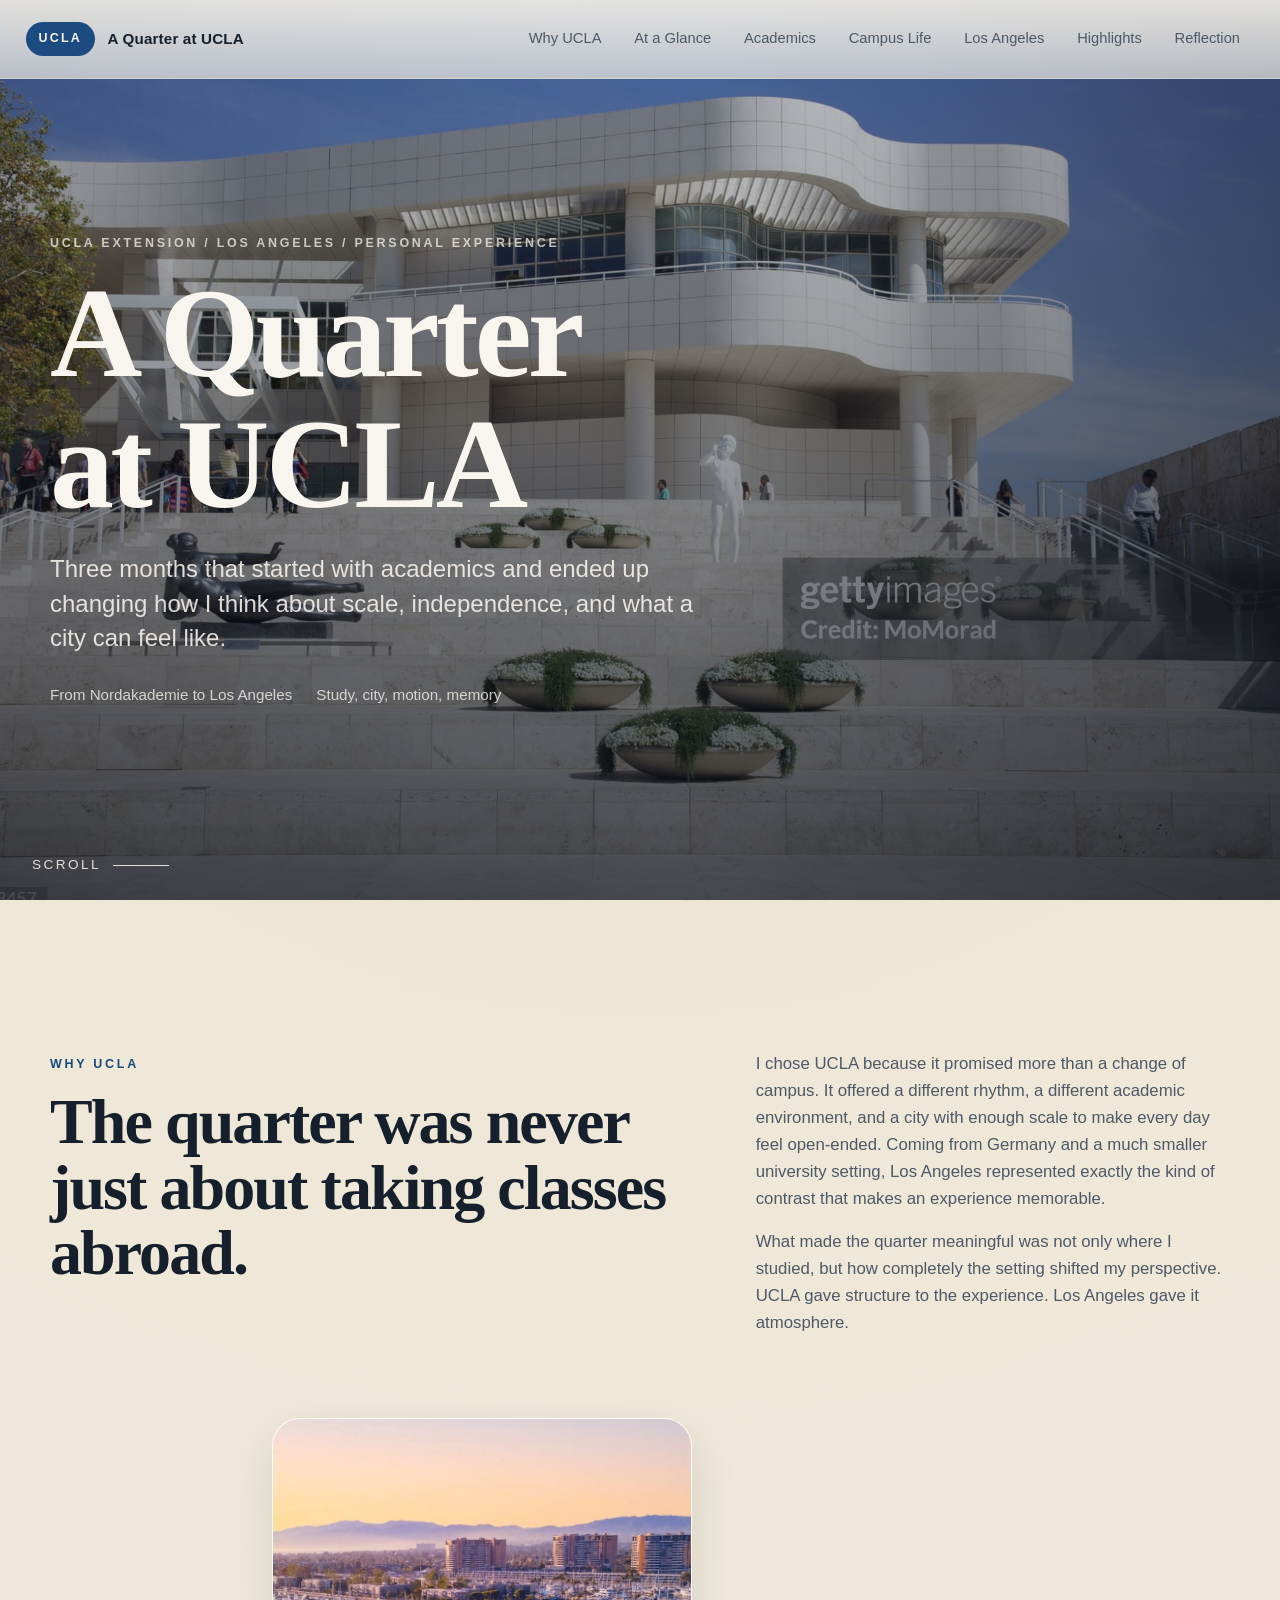
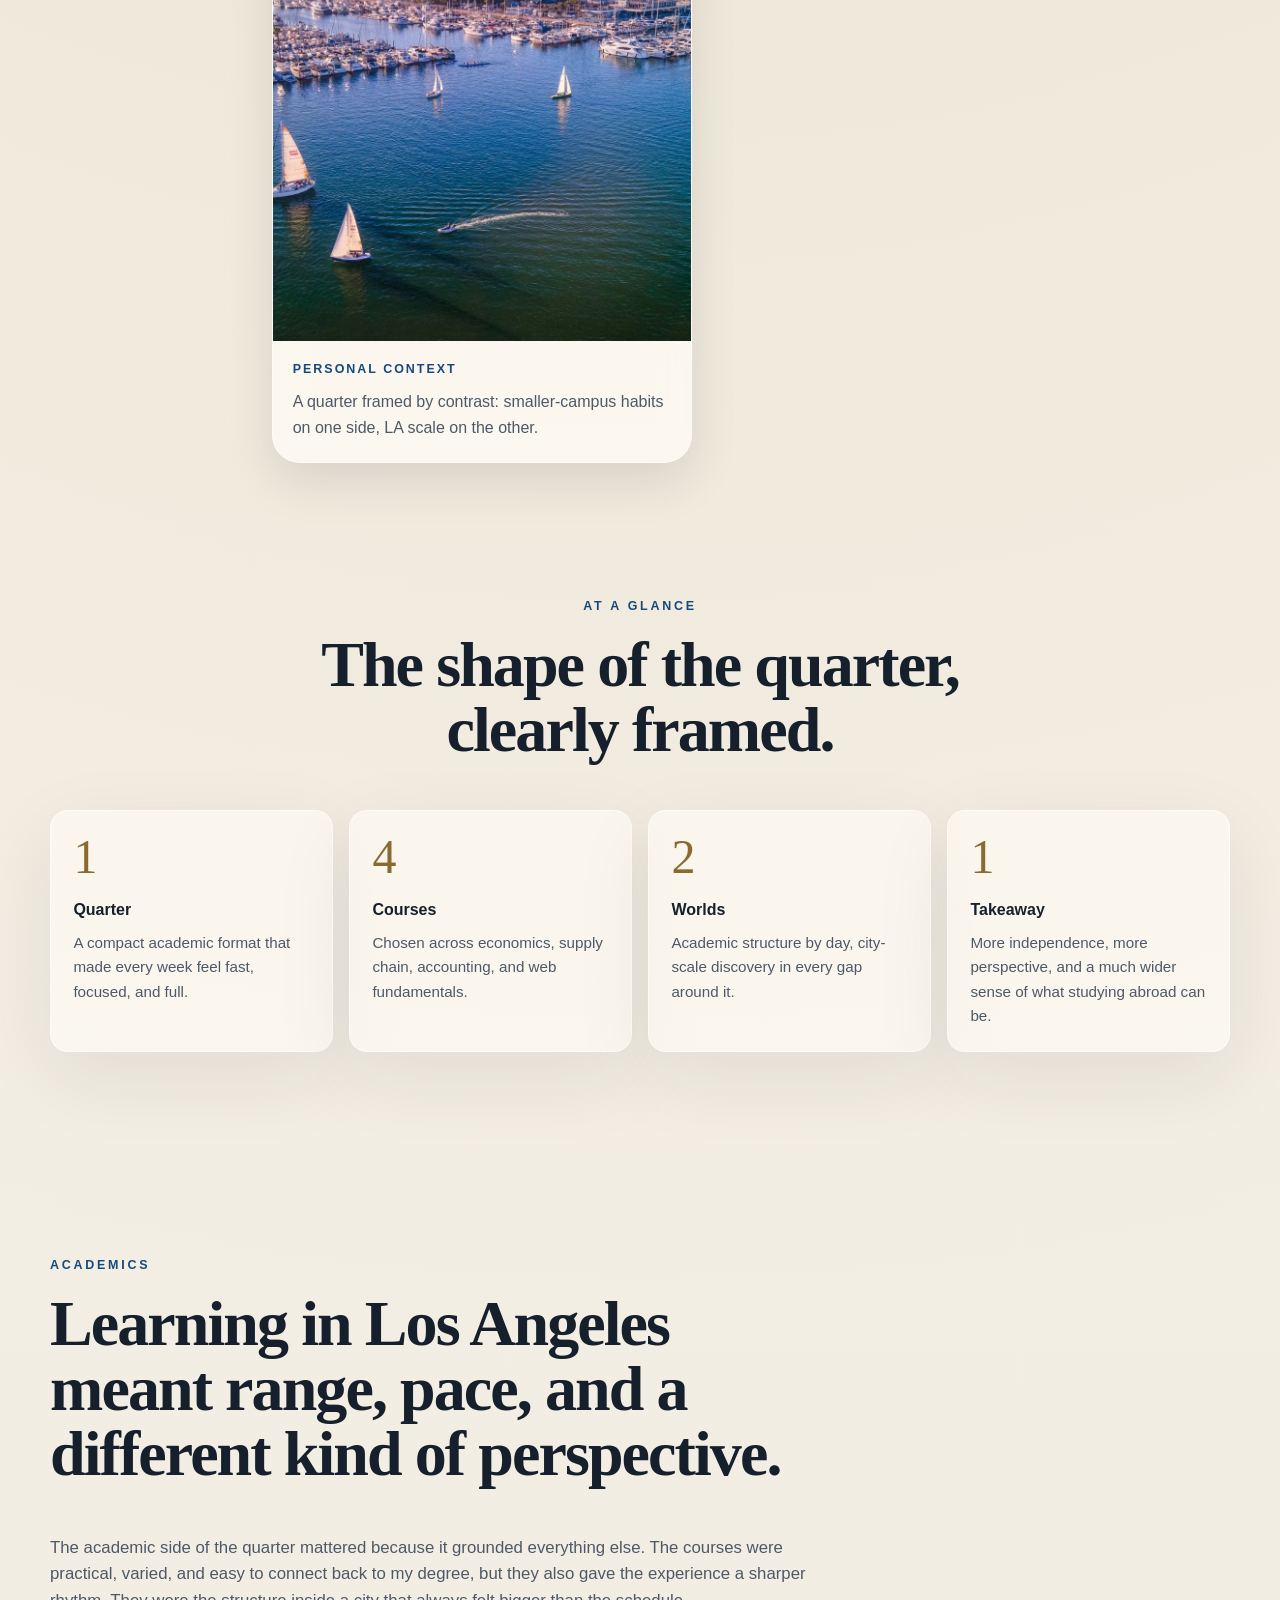
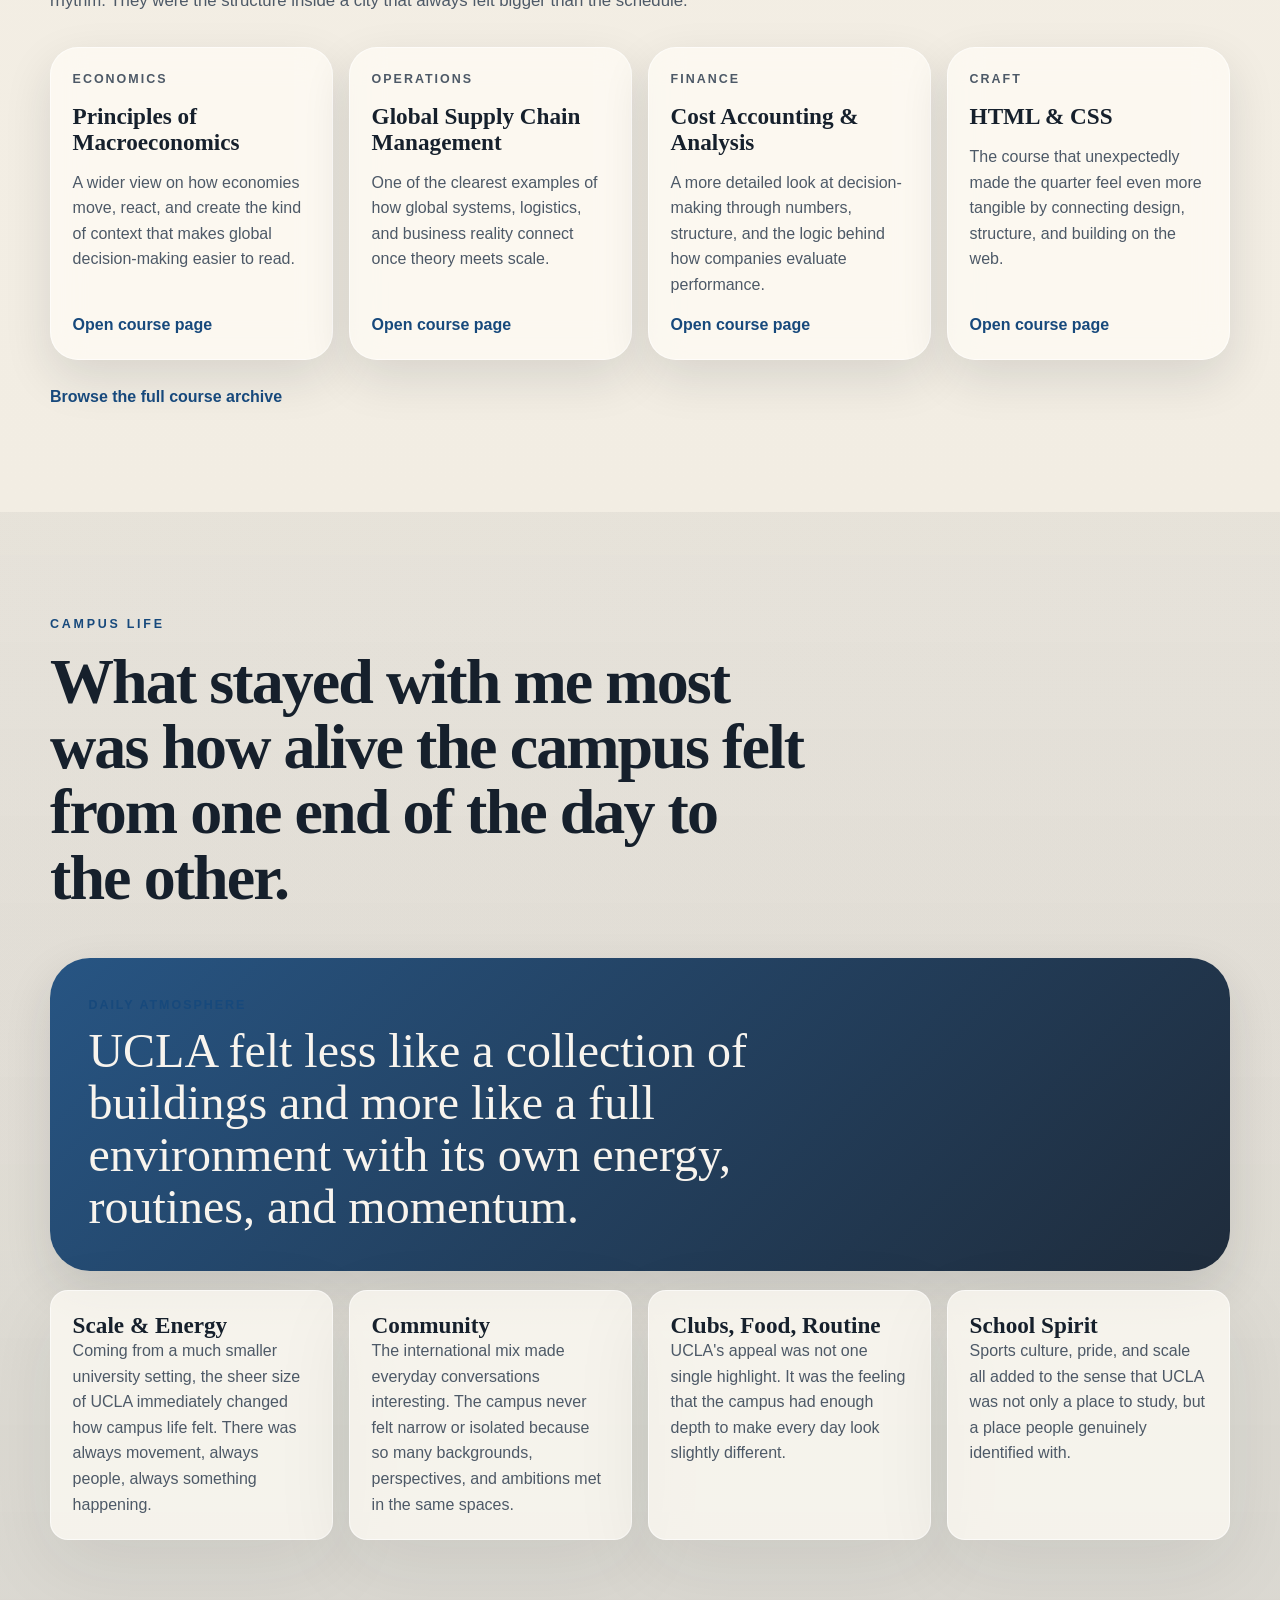
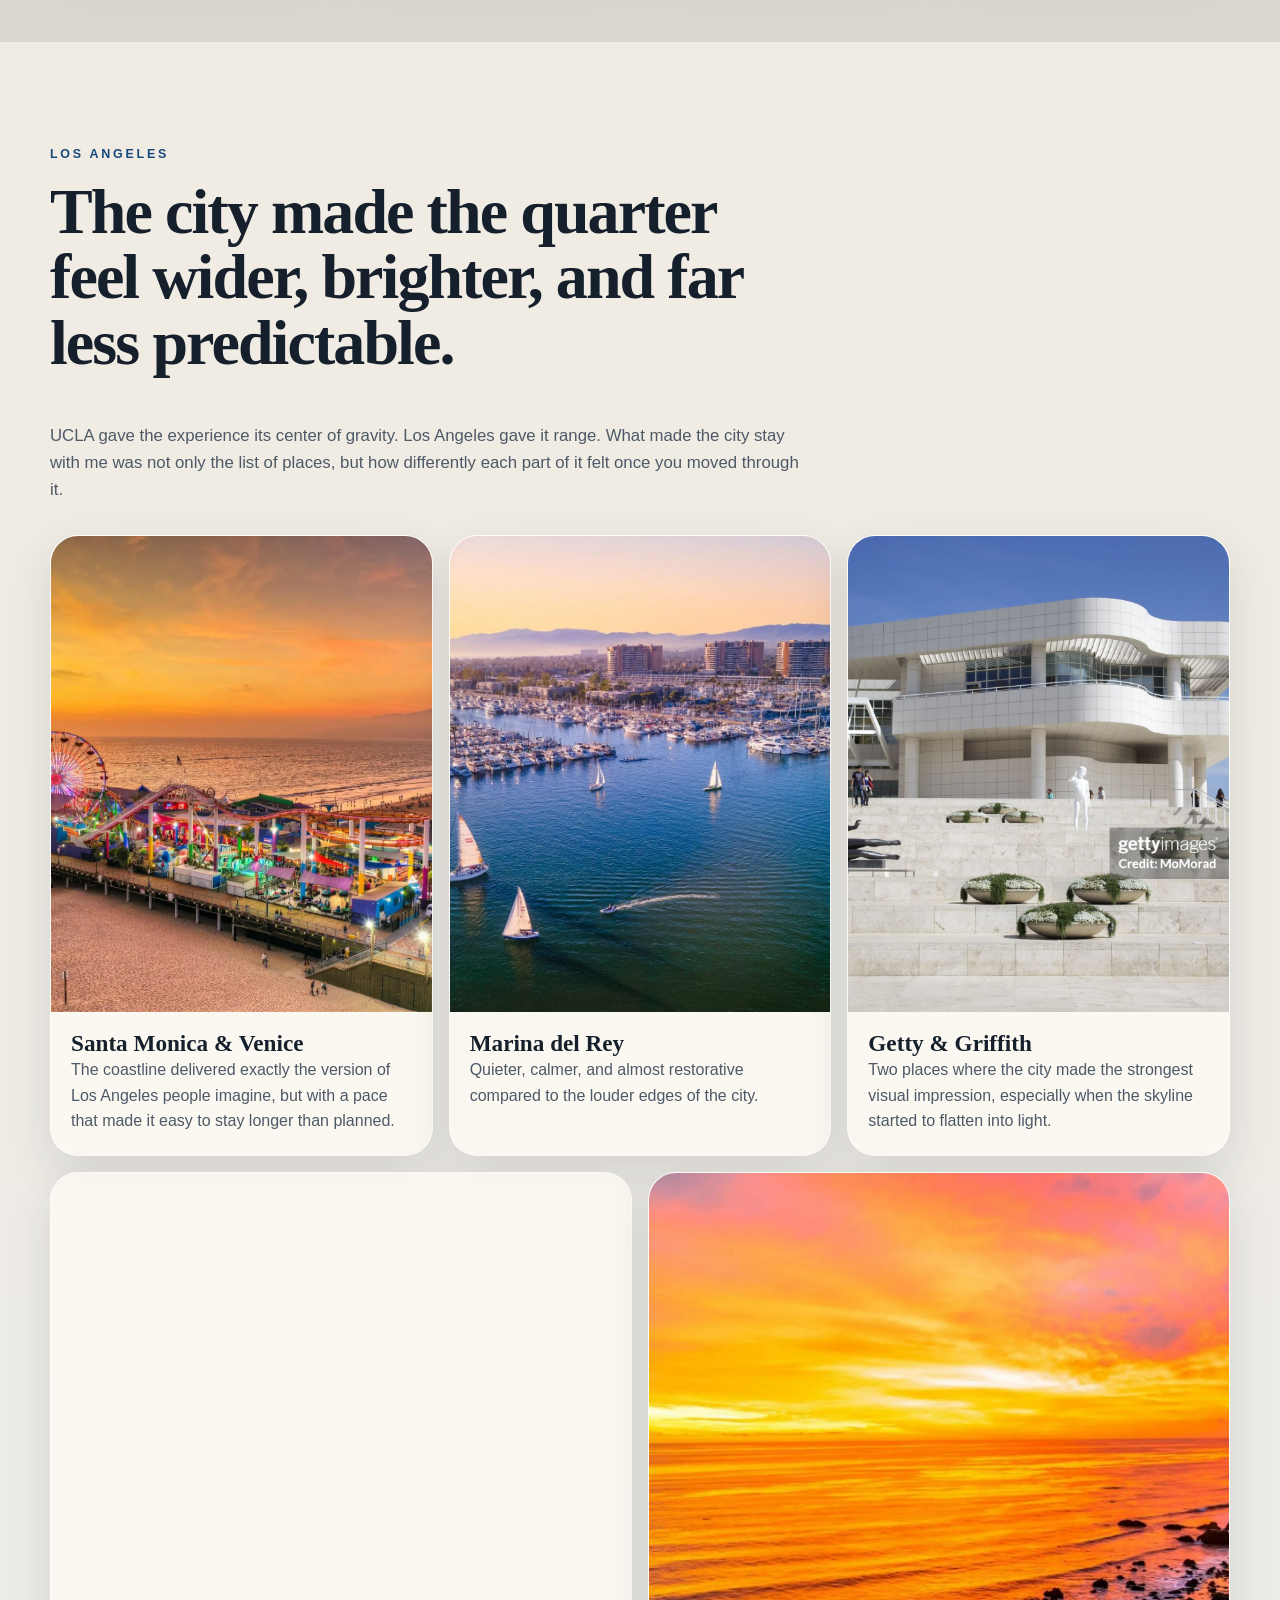
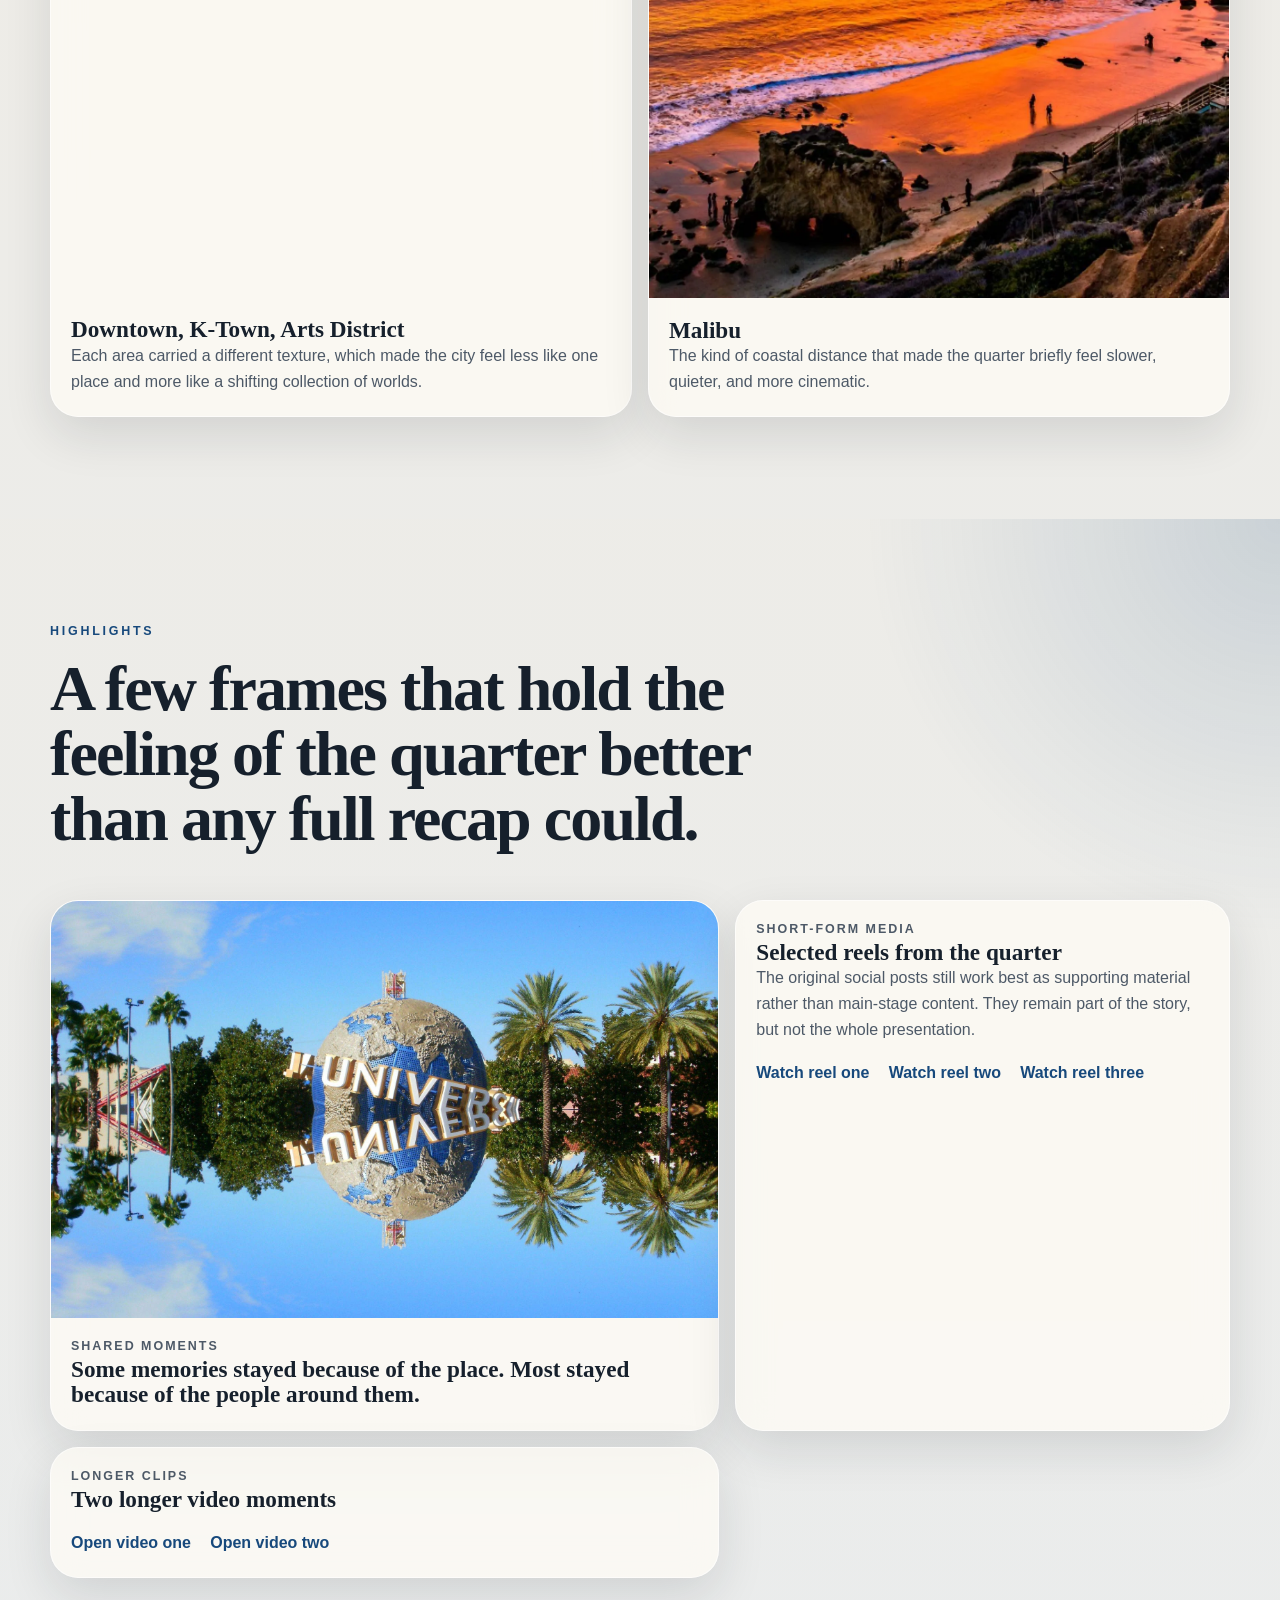
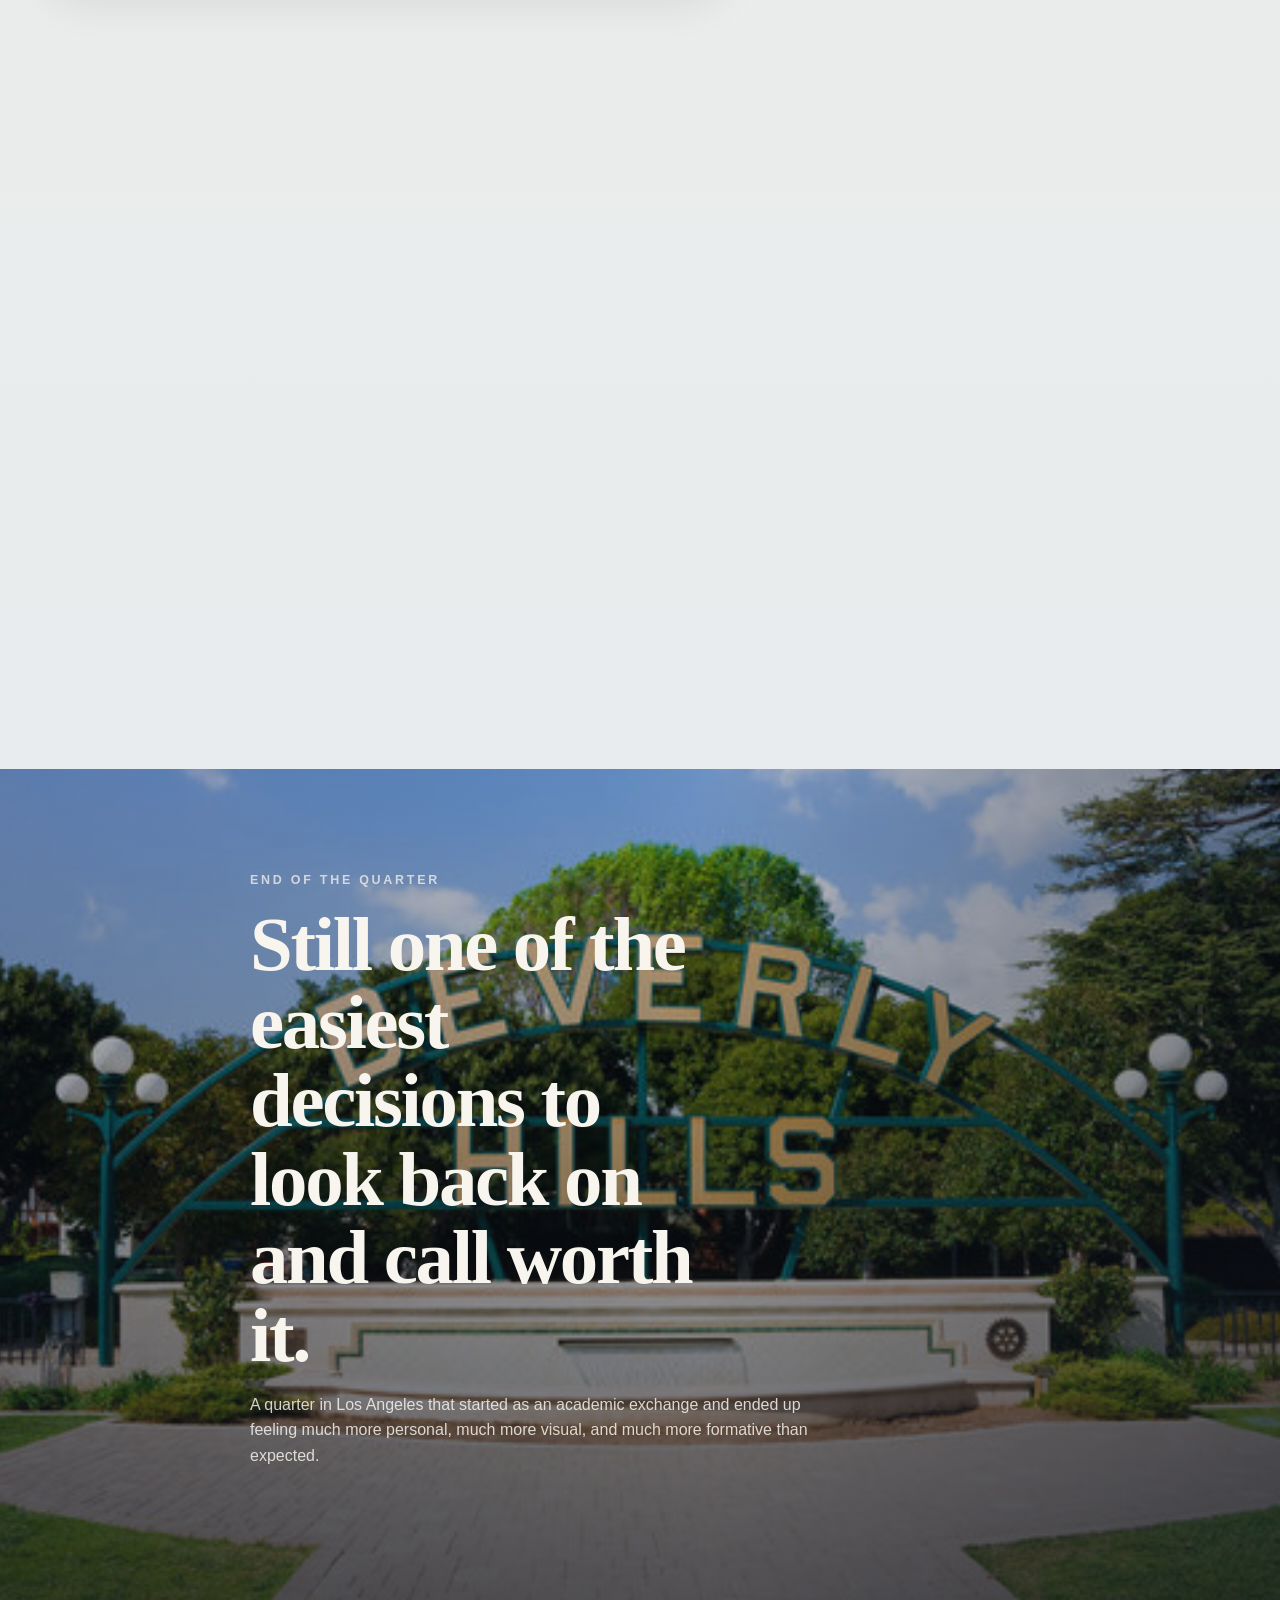
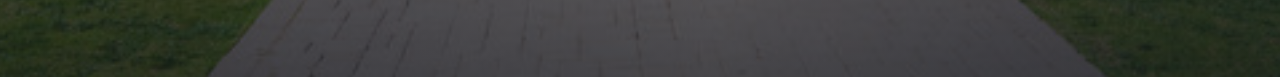
<file: index.html>
<!DOCTYPE html>
<html lang="en">
<head>
    <meta charset="UTF-8">
    <meta name="viewport" content="width=device-width, initial-scale=1.0">
    <title>A Quarter at UCLA</title>
    <meta
        name="description"
        content="A personal UCLA experience told as an editorial, cinematic journey through academics, campus life, Los Angeles, and reflection."
    >
    <link rel="icon" href="images/icon512.PNG" sizes="512x512" type="image/png">
    <link rel="stylesheet" href="css/myDesign.css">
</head>
<body>
<header class="site-header">
    <a class="brand" href="#hero" aria-label="A Quarter at UCLA">
        <span class="brand-mark">UCLA</span>
        <span class="brand-copy">A Quarter at UCLA</span>
    </a>
    <button class="menu-toggle" type="button" aria-expanded="false" aria-controls="site-nav">
        <span></span>
        <span></span>
        <span></span>
        <span class="sr-only">Toggle navigation</span>
    </button>
    <nav id="site-nav" class="site-nav" aria-label="Section navigation">
        <a href="#context">Why UCLA</a>
        <a href="#overview">At a Glance</a>
        <a href="#academics">Academics</a>
        <a href="#campus-life">Campus Life</a>
        <a href="#los-angeles">Los Angeles</a>
        <a href="#highlights">Highlights</a>
        <a href="#reflection">Reflection</a>
    </nav>
</header>

<main class="experience-page">
    <section id="hero" class="section section-hero">
        <div class="hero-media-wrap">
            <img
                class="hero-media"
                src="images/getty-museum.jpg"
                alt="A sunlit view across Los Angeles from the Getty Museum"
                fetchpriority="high"
            >
            <div class="hero-media-overlay"></div>
        </div>
        <div class="hero-content shell">
            <p class="eyebrow reveal">UCLA Extension / Los Angeles / Personal Experience</p>
            <h1 class="hero-title reveal">A Quarter at UCLA</h1>
            <p class="hero-subtitle reveal">
                Three months that started with academics and ended up changing how I think about scale,
                independence, and what a city can feel like.
            </p>
            <div class="hero-meta reveal">
                <span>From Nordakademie to Los Angeles</span>
                <span>Study, city, motion, memory</span>
            </div>
        </div>
        <a class="scroll-cue" href="#context" aria-label="Scroll to the next section">
            <span class="scroll-label">Scroll</span>
            <span class="scroll-line"></span>
        </a>
    </section>

    <section id="context" class="section section-context">
        <div class="shell shell-grid shell-grid--context">
            <div class="section-heading reveal">
                <p class="eyebrow">Why UCLA</p>
                <h2>The quarter was never just about taking classes abroad.</h2>
            </div>
            <div class="section-copy reveal">
                <p>
                    I chose UCLA because it promised more than a change of campus. It offered a different rhythm,
                    a different academic environment, and a city with enough scale to make every day feel open-ended.
                    Coming from Germany and a much smaller university setting, Los Angeles represented exactly the kind
                    of contrast that makes an experience memorable.
                </p>
                <p>
                    What made the quarter meaningful was not only where I studied, but how completely the setting
                    shifted my perspective. UCLA gave structure to the experience. Los Angeles gave it atmosphere.
                </p>
            </div>
            <aside class="context-aside reveal">
                <div class="context-card tilt-card" data-tilt>
                    <img
                        src="images/marina-del-rey.jpg"
                        alt="Boats and calm water at Marina del Rey in warm light"
                        loading="lazy"
                        decoding="async"
                    >
                    <div class="context-card-copy">
                        <p class="context-card-label">Personal Context</p>
                        <p class="context-card-text">
                            A quarter framed by contrast: smaller-campus habits on one side, LA scale on the other.
                        </p>
                    </div>
                </div>
            </aside>
        </div>
    </section>

    <section id="overview" class="section section-overview">
        <div class="shell">
            <div class="section-heading section-heading--center reveal">
                <p class="eyebrow">At a Glance</p>
                <h2>The shape of the quarter, clearly framed.</h2>
            </div>
            <div class="overview-grid">
                <article class="overview-item reveal">
                    <span class="overview-value">1</span>
                    <h3>Quarter</h3>
                    <p>A compact academic format that made every week feel fast, focused, and full.</p>
                </article>
                <article class="overview-item reveal">
                    <span class="overview-value">4</span>
                    <h3>Courses</h3>
                    <p>Chosen across economics, supply chain, accounting, and web fundamentals.</p>
                </article>
                <article class="overview-item reveal">
                    <span class="overview-value">2</span>
                    <h3>Worlds</h3>
                    <p>Academic structure by day, city-scale discovery in every gap around it.</p>
                </article>
                <article class="overview-item reveal">
                    <span class="overview-value">1</span>
                    <h3>Takeaway</h3>
                    <p>More independence, more perspective, and a much wider sense of what studying abroad can be.</p>
                </article>
            </div>
        </div>
    </section>

    <section id="academics" class="section section-academics">
        <div class="shell">
            <div class="section-heading reveal">
                <p class="eyebrow">Academics</p>
                <h2>Learning in Los Angeles meant range, pace, and a different kind of perspective.</h2>
            </div>
            <div class="section-intro reveal">
                <p>
                    The academic side of the quarter mattered because it grounded everything else. The courses were
                    practical, varied, and easy to connect back to my degree, but they also gave the experience a
                    sharper rhythm. They were the structure inside a city that always felt bigger than the schedule.
                </p>
            </div>
            <div class="course-grid">
                <article class="course-card reveal tilt-card" data-tilt>
                    <p class="course-label">Economics</p>
                    <h3>Principles of Macroeconomics</h3>
                    <p>
                        A wider view on how economies move, react, and create the kind of context that makes global
                        decision-making easier to read.
                    </p>
                    <a href="principles-of-macroeconomics.html">Open course page</a>
                </article>
                <article class="course-card reveal tilt-card" data-tilt>
                    <p class="course-label">Operations</p>
                    <h3>Global Supply Chain Management</h3>
                    <p>
                        One of the clearest examples of how global systems, logistics, and business reality connect
                        once theory meets scale.
                    </p>
                    <a href="global-supply-chain-management.html">Open course page</a>
                </article>
                <article class="course-card reveal tilt-card" data-tilt>
                    <p class="course-label">Finance</p>
                    <h3>Cost Accounting &amp; Analysis</h3>
                    <p>
                        A more detailed look at decision-making through numbers, structure, and the logic behind how
                        companies evaluate performance.
                    </p>
                    <a href="cost-accounting-analysis.html">Open course page</a>
                </article>
                <article class="course-card reveal tilt-card" data-tilt>
                    <p class="course-label">Craft</p>
                    <h3>HTML &amp; CSS</h3>
                    <p>
                        The course that unexpectedly made the quarter feel even more tangible by connecting design,
                        structure, and building on the web.
                    </p>
                    <a href="html-css.html">Open course page</a>
                </article>
            </div>
            <div class="section-actions reveal">
                <a class="text-link" href="all-courses.html">Browse the full course archive</a>
            </div>
        </div>
    </section>

    <section id="campus-life" class="section section-campus">
        <div class="shell">
            <div class="section-heading reveal">
                <p class="eyebrow">Campus Life</p>
                <h2>What stayed with me most was how alive the campus felt from one end of the day to the other.</h2>
            </div>
            <div class="campus-feature reveal">
                <div class="campus-feature-copy">
                    <p class="campus-feature-label">Daily Atmosphere</p>
                    <p class="campus-feature-quote">
                        UCLA felt less like a collection of buildings and more like a full environment with its own
                        energy, routines, and momentum.
                    </p>
                </div>
            </div>
            <div class="campus-grid">
                <article class="campus-card reveal">
                    <h3>Scale &amp; Energy</h3>
                    <p>
                        Coming from a much smaller university setting, the sheer size of UCLA immediately changed how
                        campus life felt. There was always movement, always people, always something happening.
                    </p>
                </article>
                <article class="campus-card reveal">
                    <h3>Community</h3>
                    <p>
                        The international mix made everyday conversations interesting. The campus never felt narrow or
                        isolated because so many backgrounds, perspectives, and ambitions met in the same spaces.
                    </p>
                </article>
                <article class="campus-card reveal">
                    <h3>Clubs, Food, Routine</h3>
                    <p>
                        UCLA's appeal was not one single highlight. It was the feeling that the campus had enough
                        depth to make every day look slightly different.
                    </p>
                </article>
                <article class="campus-card reveal">
                    <h3>School Spirit</h3>
                    <p>
                        Sports culture, pride, and scale all added to the sense that UCLA was not only a place to
                        study, but a place people genuinely identified with.
                    </p>
                </article>
            </div>
        </div>
    </section>

    <section id="los-angeles" class="section section-la">
        <div class="shell">
            <div class="section-heading reveal">
                <p class="eyebrow">Los Angeles</p>
                <h2>The city made the quarter feel wider, brighter, and far less predictable.</h2>
            </div>
            <div class="section-intro reveal">
                <p>
                    UCLA gave the experience its center of gravity. Los Angeles gave it range. What made the city stay
                    with me was not only the list of places, but how differently each part of it felt once you moved
                    through it.
                </p>
            </div>
            <div class="location-grid">
                <article class="location-card reveal tilt-card" data-tilt>
                    <img
                        src="images/santa-monica.jpg"
                        alt="Palm trees and the atmosphere of Santa Monica near the coast"
                        loading="lazy"
                        decoding="async"
                    >
                    <div class="location-card-copy">
                        <h3>Santa Monica &amp; Venice</h3>
                        <p>The coastline delivered exactly the version of Los Angeles people imagine, but with a pace that made it easy to stay longer than planned.</p>
                    </div>
                </article>
                <article class="location-card reveal tilt-card" data-tilt>
                    <img
                        src="images/marina-del-rey.jpg"
                        alt="Marina del Rey waterfront with boats and open sky"
                        loading="lazy"
                        decoding="async"
                    >
                    <div class="location-card-copy">
                        <h3>Marina del Rey</h3>
                        <p>Quieter, calmer, and almost restorative compared to the louder edges of the city.</p>
                    </div>
                </article>
                <article class="location-card reveal tilt-card" data-tilt>
                    <img
                        src="images/getty-museum.jpg"
                        alt="Getty Museum setting with a view over the city"
                        loading="lazy"
                        decoding="async"
                    >
                    <div class="location-card-copy">
                        <h3>Getty &amp; Griffith</h3>
                        <p>Two places where the city made the strongest visual impression, especially when the skyline started to flatten into light.</p>
                    </div>
                </article>
                <article class="location-card reveal tilt-card" data-tilt>
                    <img
                        src="images/downtown-la.jpg"
                        alt="Downtown Los Angeles skyline"
                        loading="lazy"
                        decoding="async"
                    >
                    <div class="location-card-copy">
                        <h3>Downtown, K-Town, Arts District</h3>
                        <p>Each area carried a different texture, which made the city feel less like one place and more like a shifting collection of worlds.</p>
                    </div>
                </article>
                <article class="location-card reveal tilt-card" data-tilt>
                    <img
                        src="images/malibu.jpeg"
                        alt="Coastline and ocean light in Malibu"
                        loading="lazy"
                        decoding="async"
                    >
                    <div class="location-card-copy">
                        <h3>Malibu</h3>
                        <p>The kind of coastal distance that made the quarter briefly feel slower, quieter, and more cinematic.</p>
                    </div>
                </article>
            </div>
        </div>
    </section>

    <section id="highlights" class="section section-highlights">
        <div class="shell">
            <div class="section-heading reveal">
                <p class="eyebrow">Highlights</p>
                <h2>A few frames that hold the feeling of the quarter better than any full recap could.</h2>
            </div>
            <div class="highlight-grid">
                <article class="highlight-card highlight-card--large reveal">
                    <img
                        src="images/universal-studios2.jpg"
                        alt="Universal Studios visit during the quarter"
                        loading="lazy"
                        decoding="async"
                    >
                    <div class="highlight-copy">
                        <p class="highlight-label">Shared Moments</p>
                        <h3>Some memories stayed because of the place. Most stayed because of the people around them.</h3>
                    </div>
                </article>
                <article class="highlight-card reveal">
                    <div class="highlight-copy">
                        <p class="highlight-label">Short-form media</p>
                        <h3>Selected reels from the quarter</h3>
                        <p>
                            The original social posts still work best as supporting material rather than main-stage content.
                            They remain part of the story, but not the whole presentation.
                        </p>
                        <div class="media-links">
                            <a href="https://www.instagram.com/reel/DD8aVBCInH3/" target="_blank" rel="noreferrer">Watch reel one</a>
                            <a href="https://www.instagram.com/reel/DDCCTJoxc2K/" target="_blank" rel="noreferrer">Watch reel two</a>
                            <a href="https://www.instagram.com/reel/DBszqINRDdP/" target="_blank" rel="noreferrer">Watch reel three</a>
                        </div>
                    </div>
                </article>
                <article class="highlight-card reveal">
                    <div class="highlight-copy">
                        <p class="highlight-label">Longer clips</p>
                        <h3>Two longer video moments</h3>
                        <div class="media-links">
                            <a href="https://www.youtube.com/watch?v=oR_m5OFH7xA" target="_blank" rel="noreferrer">Open video one</a>
                            <a href="https://www.youtube.com/watch?v=IqSB3BWrO8M" target="_blank" rel="noreferrer">Open video two</a>
                        </div>
                    </div>
                </article>
            </div>
        </div>
    </section>

    <section id="reflection" class="section section-reflection">
        <div class="shell shell--narrow">
            <div class="section-heading section-heading--center reveal">
                <p class="eyebrow">Reflection</p>
                <h2>The strongest part of the quarter was how much larger it became once I was inside it.</h2>
            </div>
            <div class="reflection-copy reveal">
                <p>
                    Looking back, UCLA was not memorable because everything was easy. The quarter asked for adaptation:
                    a different academic system, a different city scale, a different sense of everyday routine. That
                    friction was part of what made it matter.
                </p>
                <p>
                    What I took away most was perspective. Living and studying in Los Angeles made me more independent,
                    more open, and more aware of how strongly place shapes experience. The courses were important. The
                    city was important. But the combination of both is what turned the quarter into something that still
                    feels larger than a semester abroad.
                </p>
            </div>
        </div>
    </section>

    <section id="outro" class="section section-outro">
        <div class="outro-media-wrap">
            <img
                class="outro-media"
                src="images/beverly-hills.jpg"
                alt="Sunlit palm-lined street in Los Angeles"
                loading="lazy"
                decoding="async"
            >
            <div class="outro-media-overlay"></div>
        </div>
        <div class="shell shell--narrow outro-content reveal">
            <p class="eyebrow">End of the Quarter</p>
            <h2>Still one of the easiest decisions to look back on and call worth it.</h2>
            <p>
                A quarter in Los Angeles that started as an academic exchange and ended up feeling much more personal,
                much more visual, and much more formative than expected.
            </p>
        </div>
    </section>
</main>

<script src="js/myDesign.js"></script>
</body>
</html>
</file>
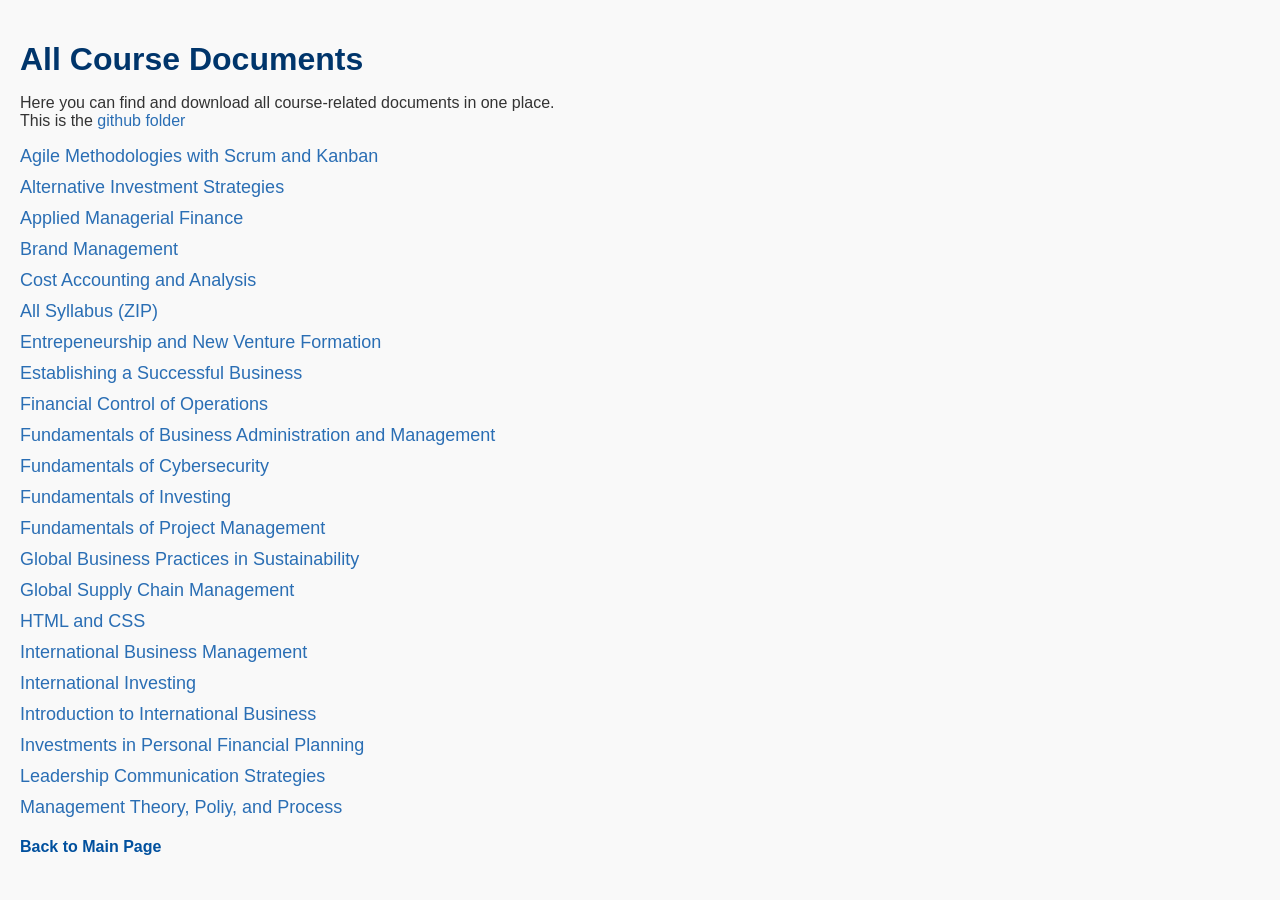
<file: all-courses.html>
<!DOCTYPE html>
<html lang="en">
<head>
    <meta charset="UTF-8">
    <meta name="viewport" content="width=device-width, initial-scale=1.0">
    <title>Download Course Documents</title>
    <link rel="stylesheet" href="css/coursePage.css">
</head>
<body>

    <h1>All Course Documents</h1>
    <p>Here you can find and download all course-related documents in one place.<br>
    This is the <a href = "https://github.com/Nivolos/nak_ucla/tree/main/Kursbeschreibungen%20UCLA">github folder</a></p>

    <ul class="document-list">
        <li><a href="Kursbeschreibungen UCLA/Agile_Methodologies_with_Scrum_and_Kanban_MGMT_X_446.1_Summer_2024.pdf" download>Agile Methodologies with Scrum and Kanban</a></li>
        <li><a href="Kursbeschreibungen UCLA/Alternative Investment Strategies.pdf" download>Alternative Investment Strategies</a></li>
        <li><a href="Kursbeschreibungen UCLA/Applied Managerial Finance.pdf" download>Applied Managerial Finance</a></li>
        <li><a href="Kursbeschreibungen UCLA/Brand Management.pdf" download>Brand Management</a></li>
        <li><a href="Kursbeschreibungen UCLA/Cost Accounting and Analysis.pdf" download>Cost Accounting and Analysis</a></li>
        <li><a href="Kursbeschreibungen UCLA/Kursbeschreibungen_Stand_08_05.zip" download>All Syllabus (ZIP)</a></li>
        <li><a href="Kursbeschreibungen UCLA/Entrepeneurship and New Venture Formation.pdf" download>Entrepeneurship and New Venture Formation</a></li>
        <li><a href="Kursbeschreibungen UCLA/Establishing a Successful Business.pdf" download>Establishing a Successful Business</a></li>
        <li><a href="Kursbeschreibungen UCLA/Financial Control of Operations.pdf" download>Financial Control of Operations</a></li>
        <li><a href="Kursbeschreibungen UCLA/Fundamentals of Business Administration and Management.pdf" download>Fundamentals of Business Administration and Management</a></li>
        <li><a href="Kursbeschreibungen UCLA/Fundamentals of Cybersecurity.pdf" download>Fundamentals of Cybersecurity</a></li>
        <li><a href="Kursbeschreibungen UCLA/Fundamentals of Investing.pdf" download>Fundamentals of Investing</a></li>
        <li><a href="Kursbeschreibungen UCLA/Fundamentals_of_Project_Management_MGMT_X444.1_Summer_2024.pdf" download>Fundamentals of Project Management</a></li>
        <li><a href="Kursbeschreibungen UCLA/Global Business Practices in Sustainability.pdf" download>Global Business Practices in Sustainability</a></li>
        <li><a href="Kursbeschreibungen UCLA/Global Supply Chain Management.pdf" download>Global Supply Chain Management</a></li>
        <li><a href="Kursbeschreibungen UCLA/HTML and CSS.pdf" download>HTML and CSS</a></li>
        <li><a href="Kursbeschreibungen UCLA/International Business Management.pdf" download>International Business Management</a></li>
        <li><a href="Kursbeschreibungen UCLA/International Investing.pdf" download>International Investing</a></li>
        <li><a href="Kursbeschreibungen UCLA/Introduction to International Business.pdf" download>Introduction to International Business</a></li>
        <li><a href="Kursbeschreibungen UCLA/Investments in Personal Financial Planning.pdf" download>Investments in Personal Financial Planning</a></li>
        <li><a href="Kursbeschreibungen UCLA/Leadership Communication Strategies.pdf" download>Leadership Communication Strategies</a></li>
        <li><a href="Kursbeschreibungen UCLA/Management Theory, Poliy, and Process.pdf" download>Management Theory, Poliy, and Process</a></li>
    </ul>

    <a href="index.html" class="back-link">Back to Main Page</a>

</body>
</html>
</file>
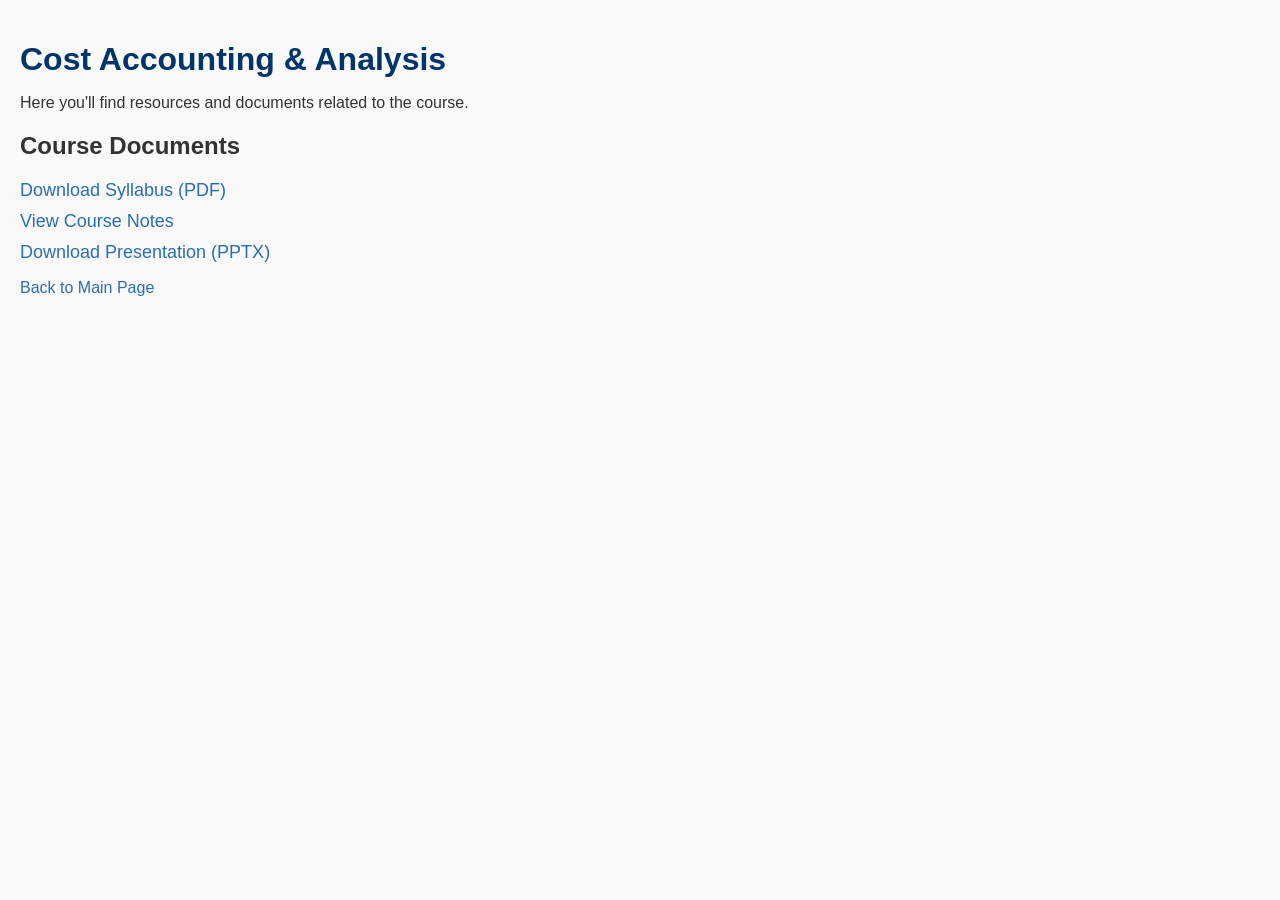
<file: cost-accounting-analysis.html>
<!DOCTYPE html>
<html lang="en">
<head>
    <meta charset="UTF-8">
    <meta name="viewport" content="width=device-width, initial-scale=1.0">
    <title>Cost Accounting & Analysis</title>
    <link rel="stylesheet" href="css/coursePage.css">
</head>
<body>
    <header>
        <h1>Cost Accounting & Analysis</h1>
        <p>Here you'll find resources and documents related to the course.</p>
    </header>

    <section>
        <h2>Course Documents</h2>
        <ul>
            <li><a href="documents/cost_syllabus.pdf" download>Download Syllabus (PDF)</a></li>
            <li><a href="documents/cost_notes.pdf" target="_blank">View Course Notes</a></li>
            <li><a href="documents/cost_presentation.pptx" download>Download Presentation (PPTX)</a></li>
        </ul>
    </section>

    <footer>
        <a href="index.html">Back to Main Page</a>
    </footer>
</body>
</html>
</file>
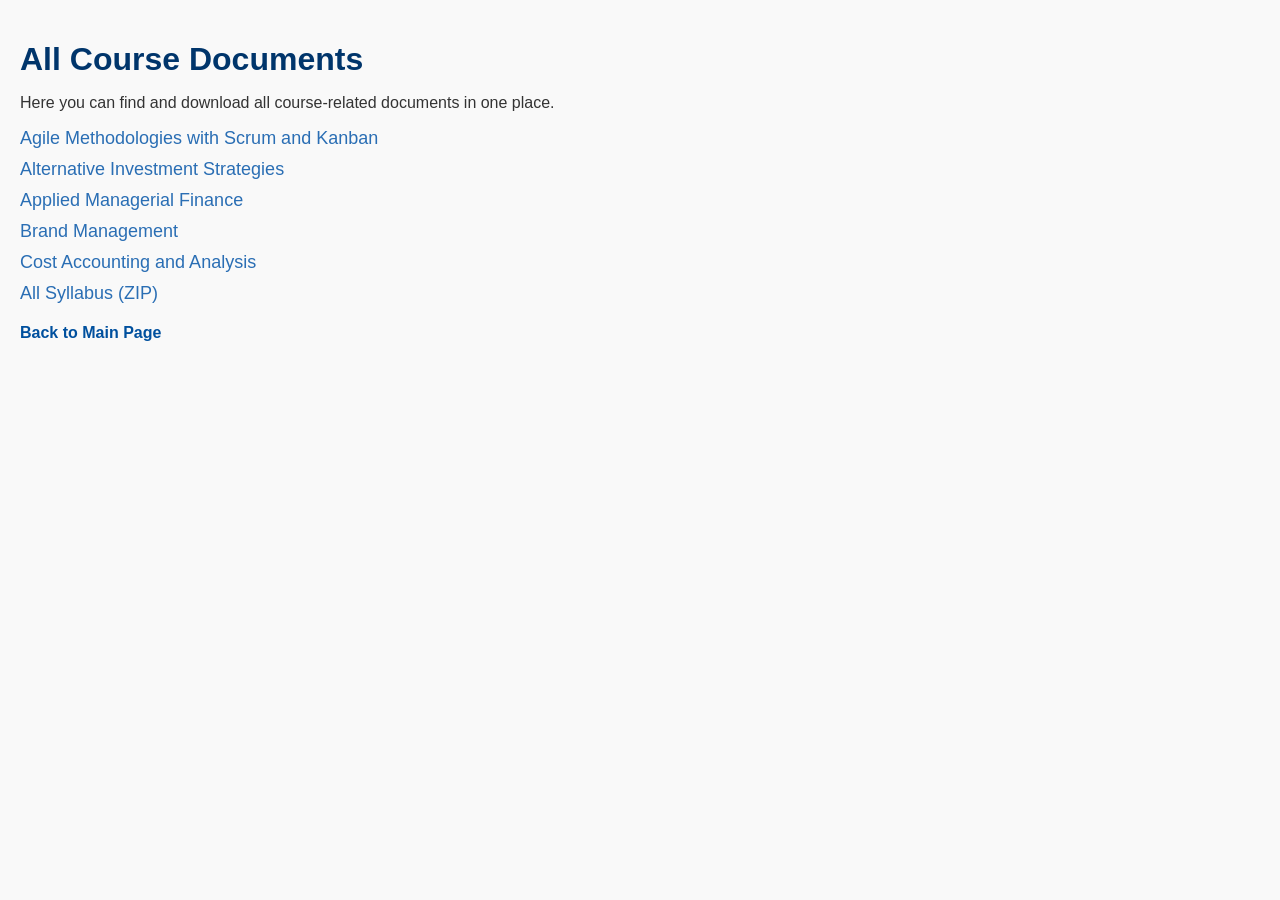
<file: downloads.html>
<!DOCTYPE html>
<html lang="en">
<head>
    <meta charset="UTF-8">
    <meta name="viewport" content="width=device-width, initial-scale=1.0">
    <title>Download Course Documents</title>
    <link rel="stylesheet" href="css/coursePage.css">
</head>
<body>

    <h1>All Course Documents</h1>
    <p>Here you can find and download all course-related documents in one place.</p>

    <ul class="document-list">
        <li><a href="documents/Agile_Methodologies_with_Scrum_and_Kanban_MGMT_X_446.1_Summer_2024.pdf" download>Agile Methodologies with Scrum and Kanban</a></li>
        <li><a href="documents/Alternative_Investment_Strategies.pdf" download>Alternative Investment Strategies</a></li>
        <li><a href="documents/Applied_Managerial_Finance.pdf" download>Applied Managerial Finance</a></li>
        <li><a href="documents/Brand_Management.pdf" download>Brand Management</a></li>
        <li><a href="documents/Cost_Accounting_and_Analysis.pdf" download>Cost Accounting and Analysis</a></li>
        <li><a href="documents/Kursbeschreibungen_Stand_08_05.zip" download>All Syllabus (ZIP)</a></li>
    </ul>

    <a href="index.html" class="back-link">Back to Main Page</a>

</body>
</html>
</file>
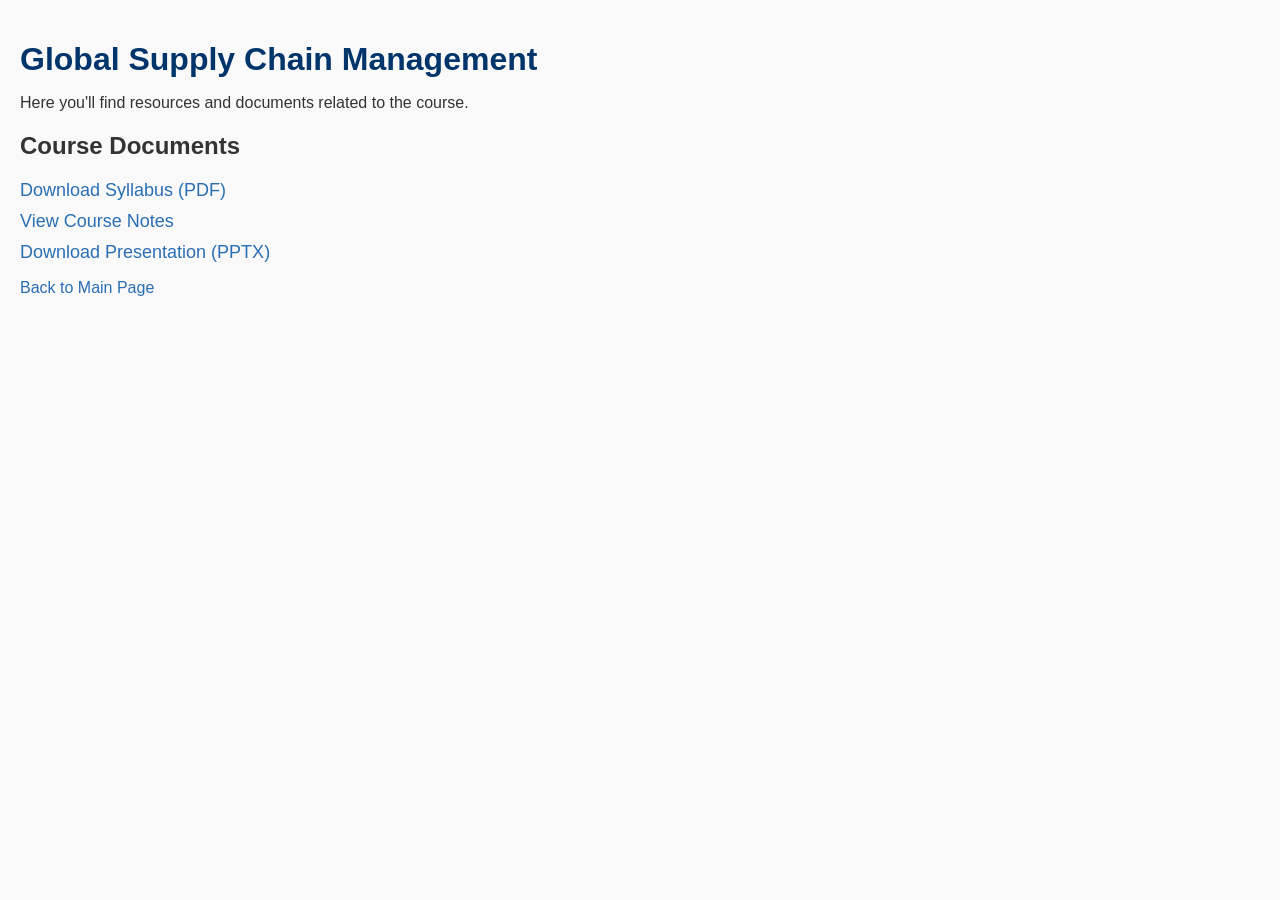
<file: global-supply-chain-management.html>
<!DOCTYPE html>
<html lang="en">
<head>
    <meta charset="UTF-8">
    <meta name="viewport" content="width=device-width, initial-scale=1.0">
    <title>Global Supply Chain Management</title>
    <link rel="stylesheet" href="css/coursePage.css">
</head>
<body>
    <header>
        <h1>Global Supply Chain Management</h1>
        <p>Here you'll find resources and documents related to the course.</p>
    </header>

    <section>
        <h2>Course Documents</h2>
        <ul>
            <li><a href="documents/gscm_syllabus.pdf" download>Download Syllabus (PDF)</a></li>
            <li><a href="documents/gscm_notes.pdf" target="_blank">View Course Notes</a></li>
            <li><a href="documents/gscm_presentation.pptx" download>Download Presentation (PPTX)</a></li>
        </ul>
    </section>

    <footer>
        <a href="index.html">Back to Main Page</a>
    </footer>
</body>
</html>
</file>
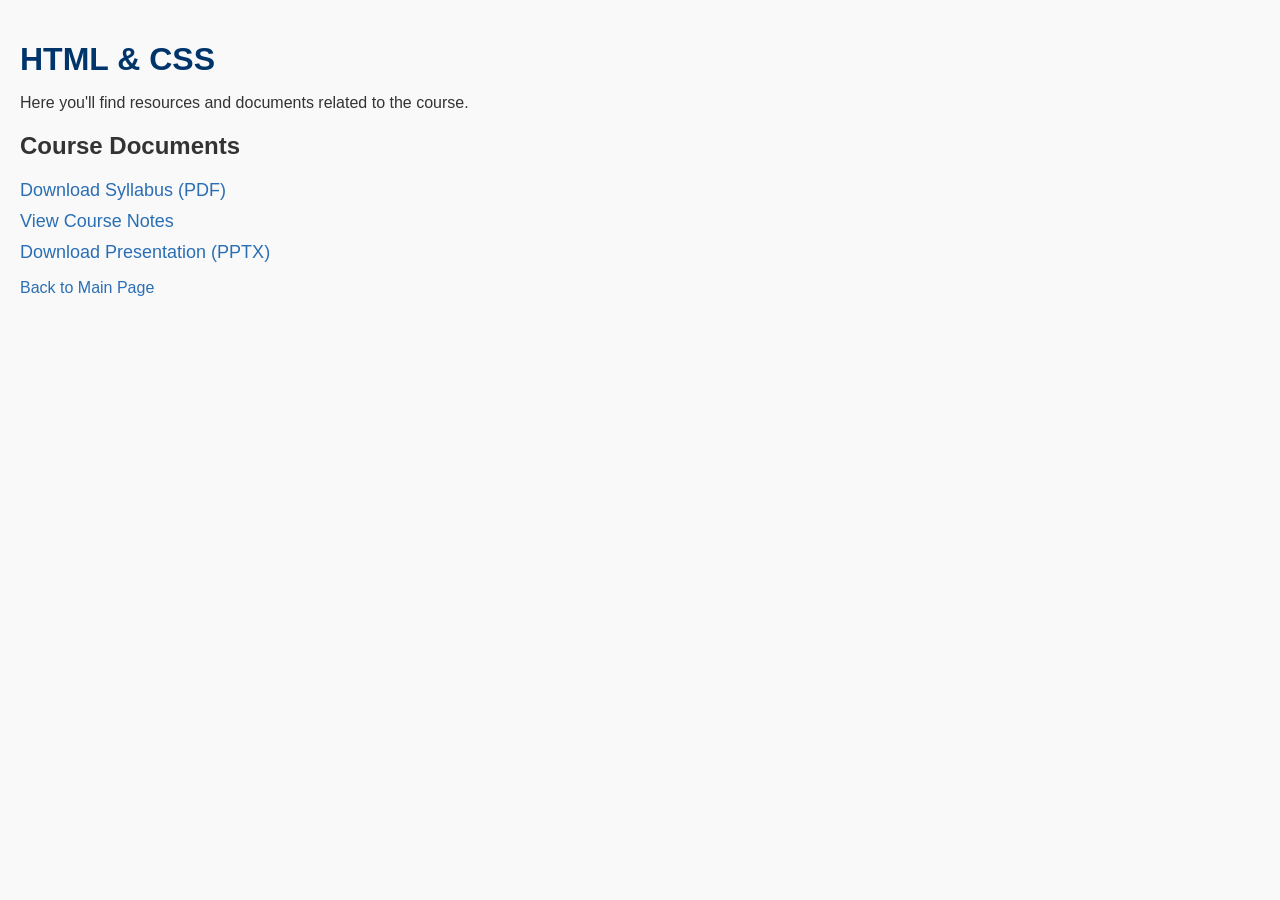
<file: html-css.html>
<!DOCTYPE html>
<html lang="en">
<head>
    <meta charset="UTF-8">
    <meta name="viewport" content="width=device-width, initial-scale=1.0">
    <title>HTML & CSS</title>
    <link rel="stylesheet" href="css/coursePage.css">
</head>
<body>
    <header>
        <h1>HTML & CSS</h1>
        <p>Here you'll find resources and documents related to the course.</p>
    </header>

    <section>
        <h2>Course Documents</h2>
        <ul>
            <li><a href="documents/html_syllabus.pdf" download>Download Syllabus (PDF)</a></li>
            <li><a href="documents/html_notes.pdf" target="_blank">View Course Notes</a></li>
            <li><a href="documents/html_presentation.pptx" download>Download Presentation (PPTX)</a></li>
        </ul>
    </section>

    <footer>
        <a href="index.html">Back to Main Page</a>
    </footer>
</body>
</html>
</file>
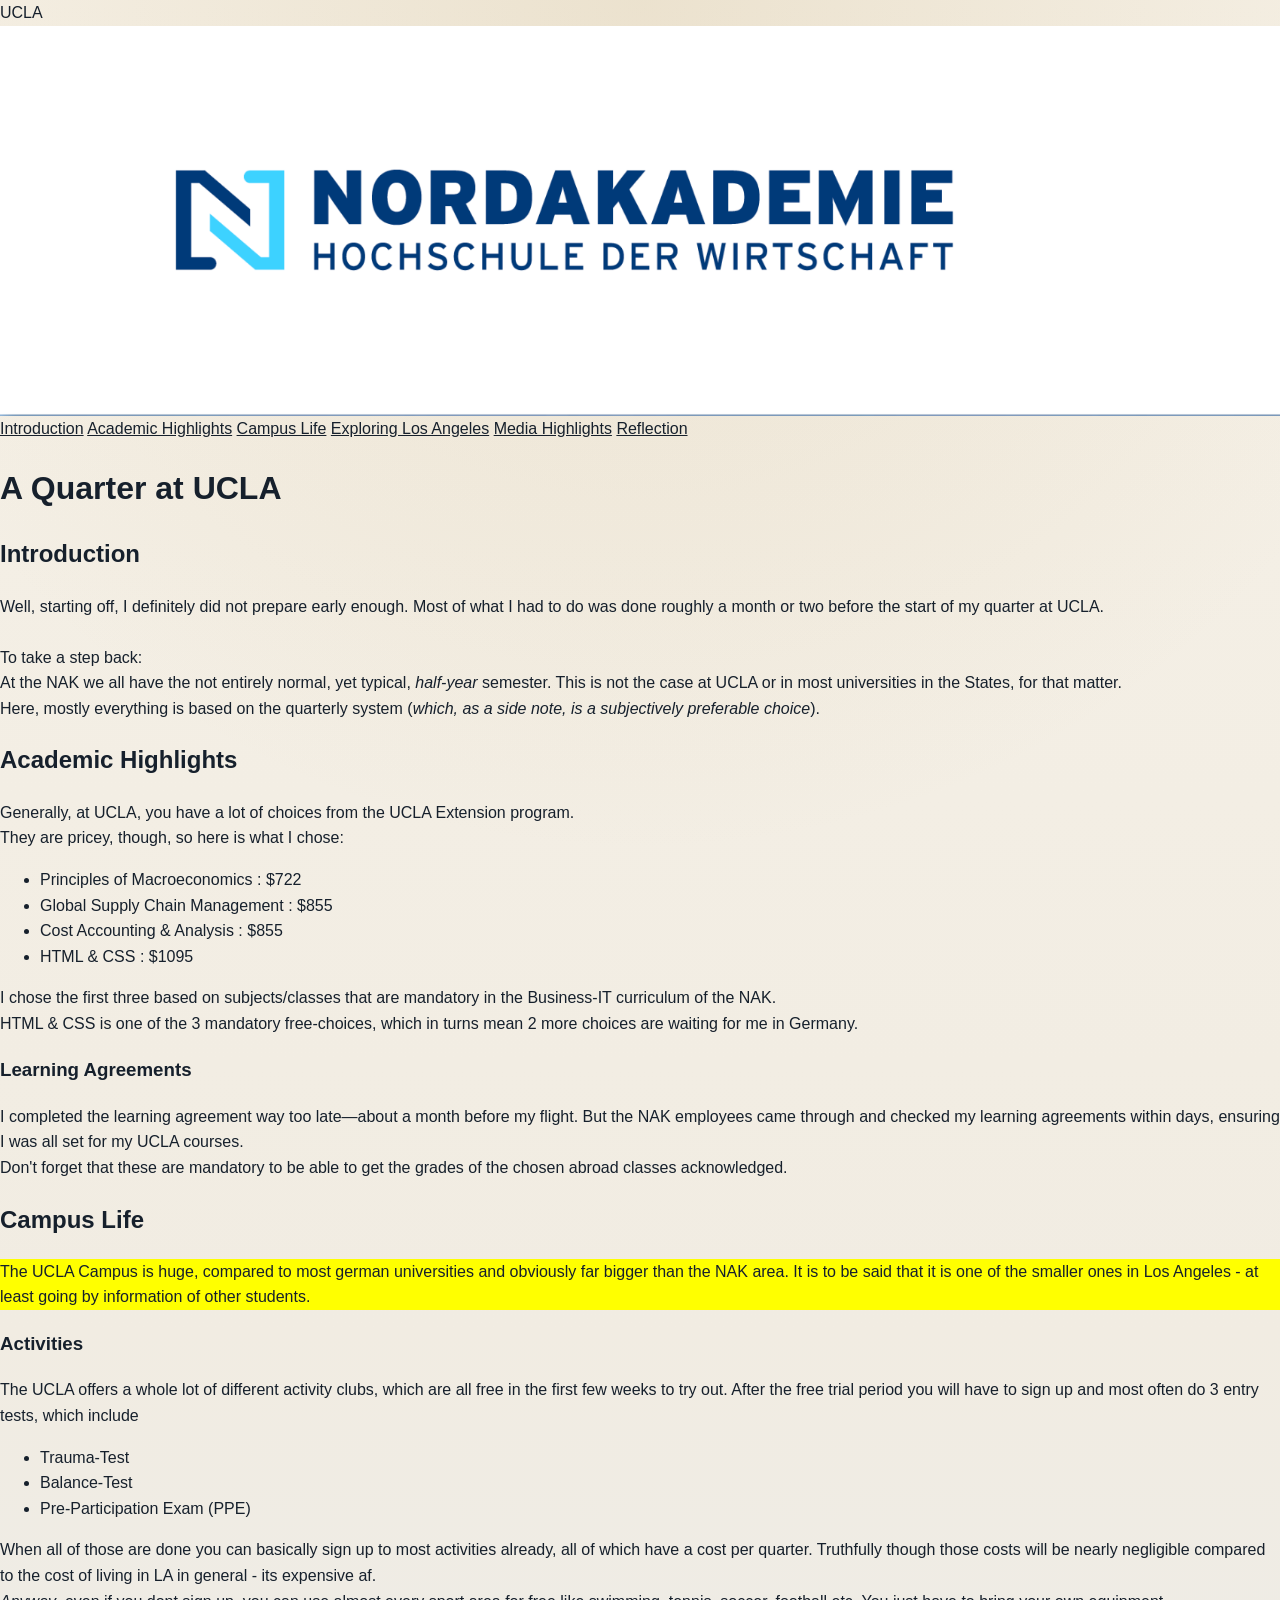
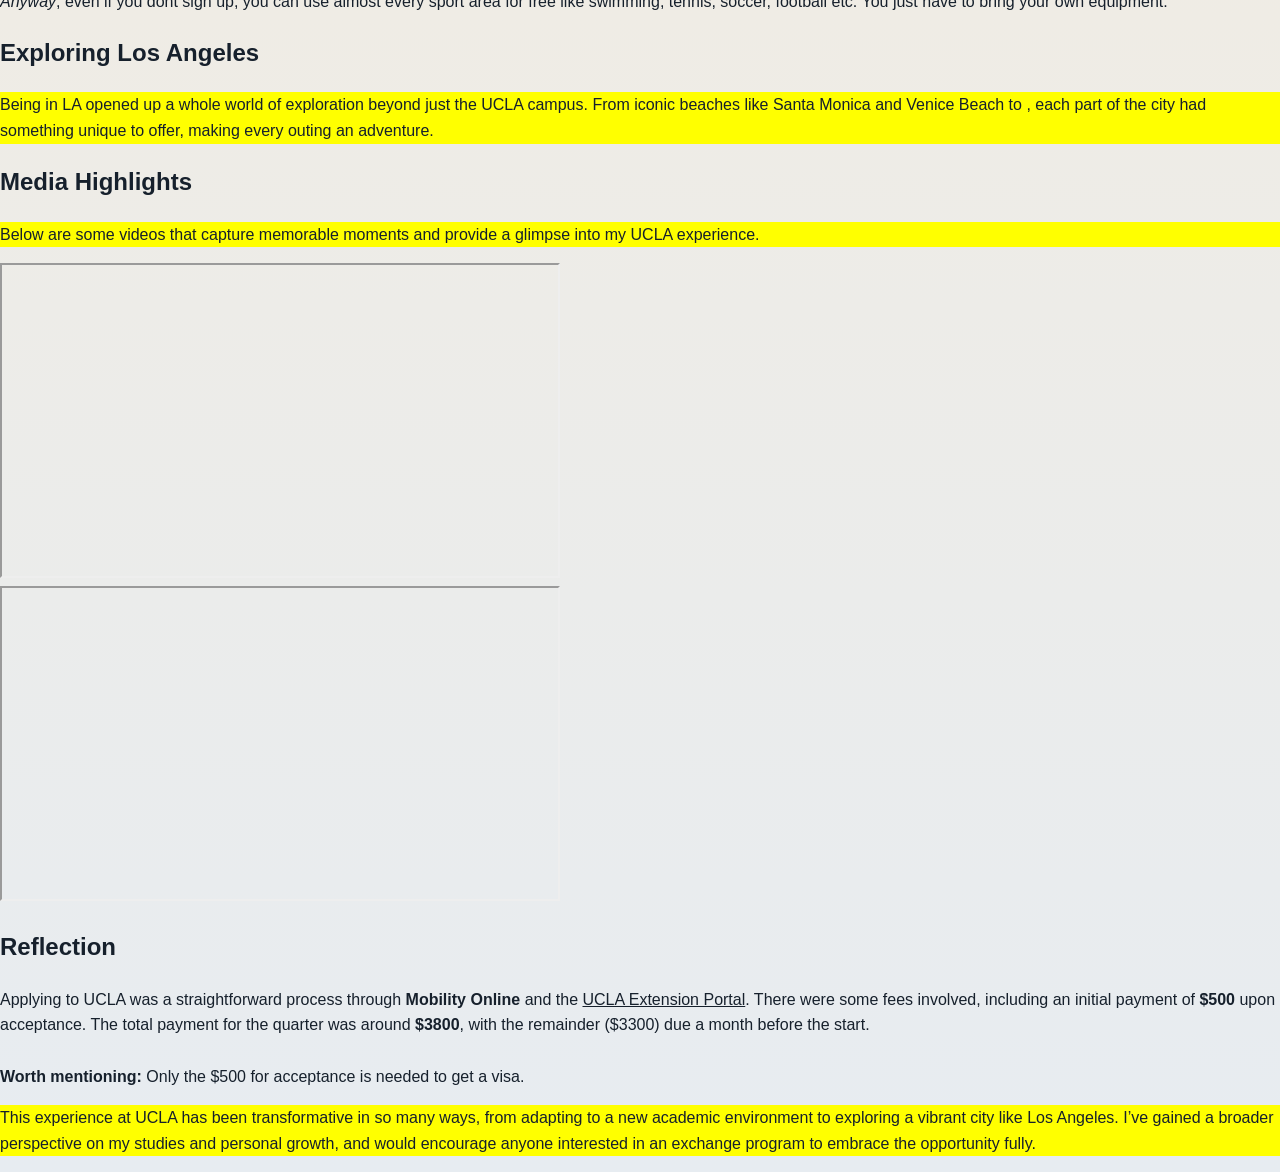
<file: Learning.html>
<!DOCTYPE html>
<html lang="en">
<head>
    <meta charset="UTF-8">
    <meta name="viewport" content="width=device-width, initial-scale=1.0">
    <title>A Quarter at UCLA</title>
    <link rel="stylesheet" href="css/myDesign.css">
</head>
<body>

<!-- Custom Banner -->
<div class="custom-banner">
    <span class="banner-logo">UCLA</span>
    <div class="logo-container">
        <img src="images/nordakademie-logo.png" alt="Nordakademie Logo" class="banner-nak-logo">
    </div>
</div>

<!-- Navigation Bar -->
<nav class="section-nav">
    <a href="#introduction" class="nav-link">Introduction</a>
    <a href="#academics" class="nav-link">Academic Highlights</a>
    <a href="#campus-life" class="nav-link">Campus Life</a>
    <a href="#exploring-la" class="nav-link">Exploring Los Angeles</a>
    <a href="#media" class="nav-link">Media Highlights</a>
    <a href="#reflection" class="nav-link">Reflection</a>
</nav>



<!-- Main Content -->
<div class="content">
    <h1>A Quarter at UCLA</h1>

    <!-- Introduction Section -->
    <section id="introduction">
        <h2>Introduction</h2>
        <p>
            Well, starting off, I definitely did not prepare early enough.
            Most of what I had to do was done roughly a month or two before the start of my quarter at UCLA.<br><br>
            To take a step back:<br>
            At the NAK we all have the not entirely normal, yet typical, <em>half-year</em> semester. This is not the case at UCLA or in most universities in the States, for that matter.<br>
            Here, mostly everything is based on the quarterly system (<em>which, as a side note, is a subjectively preferable choice</em>).
        </p>
    </section>

    <!-- Academic Highlights Section -->
    <section id="academics">
        <h2>Academic Highlights</h2>
        <p>
            Generally, at UCLA, you have a lot of choices from the UCLA Extension program.<br>
            They are pricey, though, so here is what I chose:
        </p>
        <ul class="course-list">
            <li><span class="course-name">Principles of Macroeconomics</span> <span class="course-price">: $722</span></li>
            <li><span class="course-name">Global Supply Chain Management</span> <span class="course-price">: $855</span></li>
            <li><span class="course-name">Cost Accounting & Analysis</span> <span class="course-price">: $855</span></li>
            <li><span class="course-name">HTML & CSS</span> <span class="course-price">: $1095</span></li>
        </ul>
        <p>
            I chose the first three based on subjects/classes that are mandatory in the Business-IT curriculum of the NAK.<br>
            HTML & CSS is one of the 3 mandatory free-choices, which in turns mean 2 more choices are waiting for me in Germany.
        </p>
        <h3>Learning Agreements</h3>
        <p>
            I completed the learning agreement way too late—about a month before my flight. But the NAK employees came through and checked my learning agreements within days, ensuring I was all set for my UCLA courses.<br>
            Don't forget that these are mandatory to be able to get the grades of the chosen abroad classes acknowledged.
        </p>
    </section>

    <!-- Campus Life Section -->
    <section id="campus-life">
        <h2>Campus Life</h2>
        <p style="background-color: yellow;">
            The UCLA Campus is huge, compared to most german universities and obviously far bigger than the NAK area.
            It is to be said that it is one of the smaller ones in Los Angeles - at least going by information of other students.

            <h3>Activities</h3>
            The UCLA offers a whole lot of different activity clubs, which are all free in the first few weeks to try out.
            After the free trial period you will have to sign up and most often do 3 entry tests, which include
            <ul>
                <li>Trauma-Test</li>
                <li>Balance-Test</li>
                <li>Pre-Participation Exam (PPE)</li>
            </ul>
            When all of those are done you can basically sign up to most activities already, all of which have a cost per quarter.
            Truthfully though those costs will be nearly negligible compared to the cost of living in LA in general - its expensive af.<br>
            <em>Anyway</em>, even if you dont sign up, you can use almost every sport area for free like swimming, tennis, soccer, football etc. You just have to bring your own equipment.
        </p>
    </section>

    <!-- Exploring Los Angeles Section -->
    <section id="exploring-la">
        <h2>Exploring Los Angeles</h2>
        <p style="background-color: yellow;">
            Being in LA opened up a whole world of exploration beyond just the UCLA campus. From iconic beaches like Santa Monica and Venice Beach to , each part of the city had something unique to offer, making every outing an adventure.
        </p>
    </section>

    <!-- Media Section -->
    <section id="media">
        <h2>Media Highlights</h2>
        <p style="background-color: yellow;">
            Below are some videos that capture memorable moments and provide a glimpse into my UCLA experience.
        </p>
        <div>
            <!-- Video 1 (class="vertical-video-container")-->
            <iframe
                    width="560" height="315"
                    src="https://www.youtube.com/embed/oR_m5OFH7xA?si=v6-46pMdmkhg_nxY"
                    title="YouTube video player"
                    allow="accelerometer; autoplay; clipboard-write; encrypted-media; gyroscope; picture-in-picture; web-share"
                    referrerpolicy="strict-origin-when-cross-origin"
                    allowfullscreen>
            </iframe>
        </div>
        <div>
            <iframe
                    width="560" height="315"
                    src="https://www.youtube.com/embed/IqSB3BWrO8M?si=LktpgZ-BdEyXCQyw"
                    title="YouTube video player"
                    allow="accelerometer; autoplay; clipboard-write; encrypted-media; gyroscope; picture-in-picture; web-share"
                    referrerpolicy="strict-origin-when-cross-origin"
                    allowfullscreen>
            </iframe>
        </div>
    </section>

    <!-- Reflection Section -->
    <section id="reflection">
        <h2>Reflection</h2>
        <p>
            Applying to UCLA was a straightforward process through <strong>Mobility Online</strong> and the <a href="https://portal.uclaextension.edu/portal/logon.do?method=load">UCLA Extension Portal</a>. There were some fees involved, including an initial payment of <strong>$500</strong> upon acceptance. The total payment for the quarter was around <strong>$3800</strong>, with the remainder ($3300) due a month before the start.<br><br>
            <strong>Worth mentioning:</strong> Only the $500 for acceptance is needed to get a visa.
        </p>
        <p style="background-color: yellow;">
            This experience at UCLA has been transformative in so many ways, from adapting to a new academic environment to exploring a vibrant city like Los Angeles. I’ve gained a broader perspective on my studies and personal growth, and would encourage anyone interested in an exchange program to embrace the opportunity fully.
        </p>
    </section>
</div>

<script src="js/myDesign.js"></script>

</body>
</html>
</file>
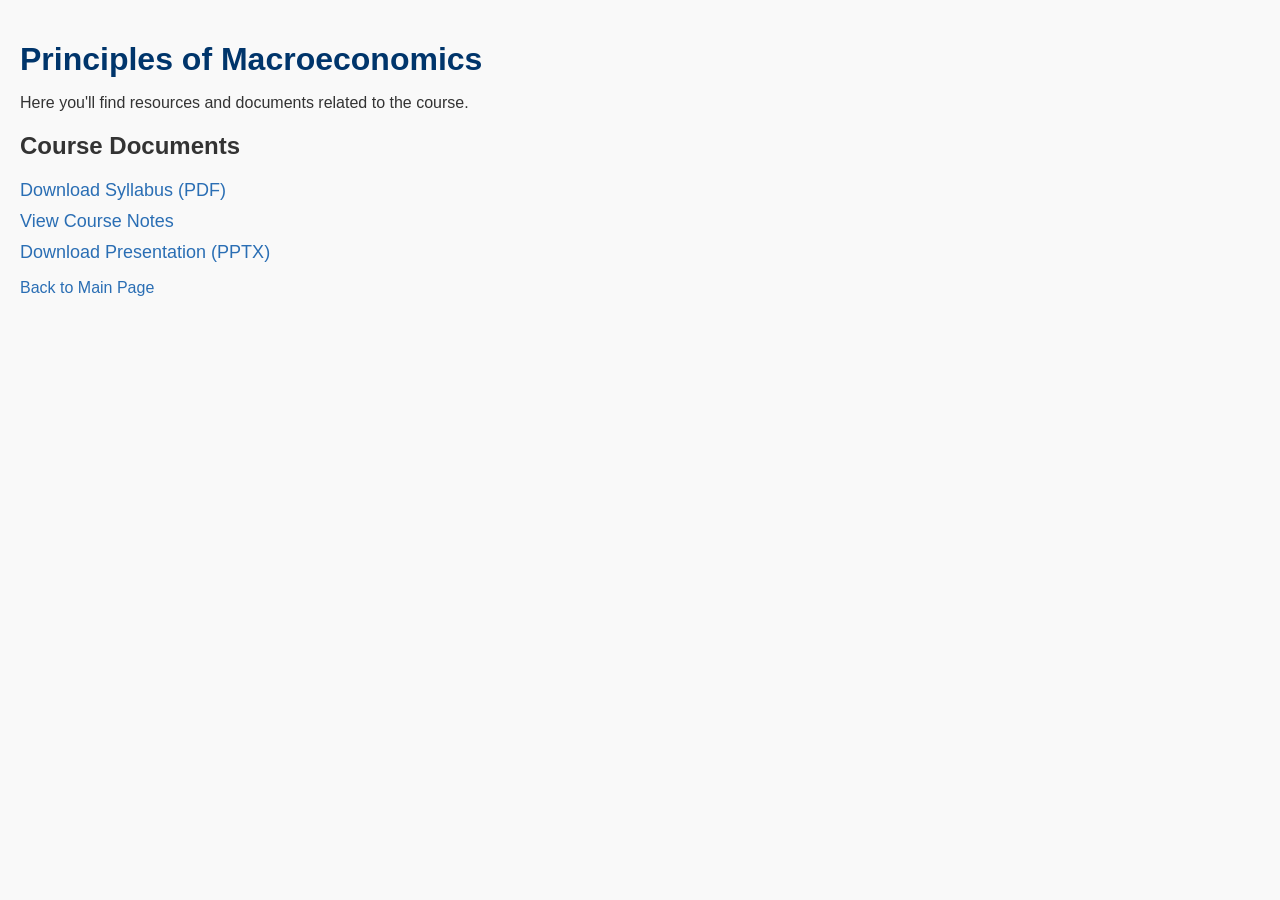
<file: principles-of-macroeconomics.html>
<!DOCTYPE html>
<html lang="en">
<head>
    <meta charset="UTF-8">
    <meta name="viewport" content="width=device-width, initial-scale=1.0">
    <title>Principles of Macroeconomics</title>
    <link rel="stylesheet" href="css/coursePage.css">
</head>
<body>
    <header>
        <h1>Principles of Macroeconomics</h1>
        <p>Here you'll find resources and documents related to the course.</p>
    </header>

    <section>
        <h2>Course Documents</h2>
        <ul>
            <li><a href="documents/macro_syllabus.pdf" download>Download Syllabus (PDF)</a></li>
            <li><a href="documents/macro_notes.pdf" target="_blank">View Course Notes</a></li>
            <li><a href="documents/macro_presentation.pptx" download>Download Presentation (PPTX)</a></li>
        </ul>
    </section>

    <footer>
        <a href="index.html">Back to Main Page</a>
    </footer>
</body>
</html>
</file>
<file: css/myDesign.css>
:root {
    --bg: #f5f1e8;
    --bg-soft: #f0ece2;
    --surface: rgba(255, 252, 246, 0.72);
    --surface-strong: rgba(255, 252, 246, 0.92);
    --surface-dark: rgba(19, 26, 38, 0.74);
    --text: #16202c;
    --text-soft: #4d5967;
    --text-inverse: #f8f4ee;
    --line: rgba(22, 32, 44, 0.12);
    --accent: #8a6b2f;
    --accent-strong: #17497c;
    --shadow-soft: 0 24px 80px rgba(22, 32, 44, 0.08);
    --shadow-card: 0 18px 48px rgba(22, 32, 44, 0.12);
    --radius-sm: 18px;
    --radius-md: 28px;
    --radius-lg: 40px;
    --shell: min(1180px, calc(100vw - 2rem));
    --shell-narrow: min(780px, calc(100vw - 2rem));
    --space-section: clamp(4.5rem, 8vw, 8rem);
    --ease-standard: cubic-bezier(0.22, 1, 0.36, 1);
    --duration-base: 700ms;
    --font-display: Georgia, "Times New Roman", serif;
    --font-body: "Segoe UI", Helvetica, Arial, sans-serif;
}

*,
*::before,
*::after {
    box-sizing: border-box;
}

html {
    scroll-behavior: smooth;
}

body {
    margin: 0;
    color: var(--text);
    background:
        radial-gradient(circle at top, rgba(194, 166, 108, 0.2), transparent 30%),
        linear-gradient(180deg, #f6f1e7 0%, #f1ece2 48%, #e7ecf1 100%);
    font-family: var(--font-body);
    line-height: 1.6;
    -webkit-font-smoothing: antialiased;
    text-rendering: optimizeLegibility;
}

img {
    display: block;
    max-width: 100%;
}

a {
    color: inherit;
}

.sr-only {
    position: absolute;
    width: 1px;
    height: 1px;
    padding: 0;
    margin: -1px;
    overflow: hidden;
    clip: rect(0, 0, 0, 0);
    white-space: nowrap;
    border: 0;
}

.shell {
    width: var(--shell);
    margin: 0 auto;
}

.shell--narrow {
    width: var(--shell-narrow);
}

.shell-grid {
    display: grid;
    gap: clamp(2rem, 5vw, 4rem);
}

.section {
    position: relative;
    padding: var(--space-section) 0;
}

.section-heading {
    max-width: 760px;
    margin-bottom: clamp(2rem, 4vw, 3rem);
}

.section-heading--center {
    margin-inline: auto;
    text-align: center;
}

.section-heading h2,
.hero-title,
.outro-content h2 {
    margin: 0;
    font-family: var(--font-display);
    font-weight: 600;
    line-height: 1.02;
    letter-spacing: -0.03em;
}

.section-heading h2 {
    font-size: clamp(2.3rem, 5vw, 4.5rem);
}

.section-intro,
.section-copy,
.reflection-copy {
    max-width: 760px;
    color: var(--text-soft);
    font-size: 1.05rem;
}

.eyebrow {
    margin: 0 0 0.9rem;
    color: var(--accent-strong);
    font-size: 0.78rem;
    letter-spacing: 0.22em;
    text-transform: uppercase;
    font-weight: 700;
}

.site-header {
    position: fixed;
    top: 0;
    left: 0;
    right: 0;
    z-index: 20;
    display: flex;
    align-items: center;
    justify-content: space-between;
    gap: 1rem;
    padding: 1rem clamp(1rem, 2vw, 2rem);
    background: linear-gradient(180deg, rgba(245, 241, 232, 0.9), rgba(245, 241, 232, 0.68));
    backdrop-filter: blur(18px);
    border-bottom: 1px solid rgba(22, 32, 44, 0.08);
}

.brand {
    display: inline-flex;
    align-items: center;
    gap: 0.8rem;
    text-decoration: none;
}

.brand-mark {
    display: inline-flex;
    align-items: center;
    justify-content: center;
    min-width: 3.4rem;
    padding: 0.42rem 0.8rem;
    border-radius: 999px;
    background: #1b4b81;
    color: var(--text-inverse);
    font-size: 0.78rem;
    font-weight: 700;
    letter-spacing: 0.18em;
    text-transform: uppercase;
}

.brand-copy {
    font-size: 0.95rem;
    font-weight: 600;
    letter-spacing: 0.01em;
}

.site-nav {
    display: flex;
    align-items: center;
    gap: 0.25rem;
}

.site-nav a {
    padding: 0.7rem 0.9rem;
    border-radius: 999px;
    text-decoration: none;
    font-size: 0.92rem;
    color: var(--text-soft);
    transition:
        color 220ms ease,
        background-color 220ms ease,
        transform 220ms ease;
}

.site-nav a:hover,
.site-nav a:focus-visible,
.site-nav a.is-active {
    color: var(--text);
    background: rgba(255, 255, 255, 0.68);
    outline: none;
}

.menu-toggle {
    display: none;
    border: 0;
    background: rgba(255, 255, 255, 0.7);
    border-radius: 999px;
    width: 3rem;
    height: 3rem;
    padding: 0;
    cursor: pointer;
}

.menu-toggle span {
    display: block;
    width: 1.2rem;
    height: 2px;
    margin: 0.28rem auto;
    background: var(--text);
}

.section-hero,
.section-outro {
    min-height: 100svh;
    display: grid;
    align-items: end;
    overflow: clip;
}

.hero-media-wrap,
.outro-media-wrap {
    position: absolute;
    inset: 0;
}

.hero-media,
.outro-media {
    width: 100%;
    height: 100%;
    object-fit: cover;
    transform: scale(1.06);
}

.hero-media-overlay,
.outro-media-overlay {
    position: absolute;
    inset: 0;
    background:
        linear-gradient(180deg, rgba(14, 18, 27, 0.16) 0%, rgba(14, 18, 27, 0.32) 36%, rgba(14, 18, 27, 0.72) 100%),
        linear-gradient(90deg, rgba(14, 18, 27, 0.14) 0%, rgba(14, 18, 27, 0.02) 55%, rgba(14, 18, 27, 0.34) 100%);
}

.hero-content,
.outro-content {
    position: relative;
    z-index: 1;
    padding-bottom: clamp(4rem, 10vh, 7rem);
    color: var(--text-inverse);
}

.section-hero .eyebrow,
.section-outro .eyebrow {
    color: rgba(248, 244, 238, 0.74);
}

.hero-title {
    max-width: 9ch;
    font-size: clamp(4rem, 11vw, 8rem);
}

.hero-subtitle {
    max-width: 680px;
    margin: 1.4rem 0 0;
    font-size: clamp(1.05rem, 2.4vw, 1.5rem);
    line-height: 1.45;
    color: rgba(248, 244, 238, 0.88);
}

.hero-meta {
    display: flex;
    flex-wrap: wrap;
    gap: 0.75rem 1.5rem;
    margin-top: 1.7rem;
    color: rgba(248, 244, 238, 0.8);
    font-size: 0.95rem;
}

.scroll-cue {
    position: absolute;
    left: clamp(1rem, 3vw, 2rem);
    bottom: 1.5rem;
    z-index: 2;
    display: inline-flex;
    align-items: center;
    gap: 0.75rem;
    text-decoration: none;
    color: rgba(248, 244, 238, 0.88);
}

.scroll-label {
    font-size: 0.85rem;
    letter-spacing: 0.18em;
    text-transform: uppercase;
}

.scroll-line {
    width: 56px;
    height: 1px;
    background: currentColor;
}

.section-context {
    padding-top: calc(var(--space-section) + 2rem);
}

.shell-grid--context {
    grid-template-columns: 1.15fr 0.85fr;
    align-items: center;
}

.context-aside {
    justify-self: end;
}

.context-card,
.course-card,
.location-card,
.highlight-card {
    overflow: hidden;
    border: 1px solid rgba(255, 255, 255, 0.58);
    border-radius: var(--radius-md);
    background: var(--surface);
    box-shadow: var(--shadow-card);
    backdrop-filter: blur(16px);
}

.context-card img,
.location-card img,
.highlight-card img {
    width: 100%;
    height: auto;
}

.context-card img {
    aspect-ratio: 4 / 5;
    object-fit: cover;
}

.context-card {
    max-width: 420px;
}

.context-card-copy,
.location-card-copy,
.highlight-copy {
    padding: 1.2rem 1.25rem 1.35rem;
}

.context-card-label,
.course-label,
.campus-feature-label,
.highlight-label {
    margin: 0 0 0.55rem;
    color: var(--accent-strong);
    font-size: 0.78rem;
    letter-spacing: 0.16em;
    text-transform: uppercase;
    font-weight: 700;
}

.context-card-text {
    margin: 0;
    color: var(--text-soft);
}

.section-overview {
    padding-top: 2rem;
}

.overview-grid {
    display: grid;
    grid-template-columns: repeat(4, minmax(0, 1fr));
    gap: 1rem;
}

.overview-item {
    padding: 1.4rem;
    border-radius: var(--radius-sm);
    background: rgba(255, 252, 246, 0.64);
    border: 1px solid rgba(255, 255, 255, 0.56);
    box-shadow: var(--shadow-soft);
}

.overview-item h3 {
    margin: 0 0 0.5rem;
    font-size: 1rem;
}

.overview-item p {
    margin: 0;
    color: var(--text-soft);
    font-size: 0.95rem;
}

.overview-value {
    display: inline-block;
    margin-bottom: 1rem;
    font-family: var(--font-display);
    font-size: clamp(2rem, 4vw, 3rem);
    line-height: 1;
    color: var(--accent);
}

.course-grid {
    display: grid;
    grid-template-columns: repeat(4, minmax(0, 1fr));
    gap: 1rem;
    margin-top: 2rem;
}

.course-card {
    display: flex;
    flex-direction: column;
    gap: 0.9rem;
    min-height: 100%;
    padding: 1.35rem;
}

.course-card h3,
.campus-card h3,
.location-card h3,
.highlight-card h3 {
    margin: 0;
    font-family: var(--font-display);
    font-size: 1.45rem;
    line-height: 1.1;
}

.course-card p,
.campus-card p,
.location-card p,
.highlight-card p {
    margin: 0;
    color: var(--text-soft);
}

.course-card a,
.text-link,
.media-links a {
    display: inline-flex;
    align-items: center;
    width: fit-content;
    margin-top: auto;
    color: var(--accent-strong);
    text-decoration: none;
    font-weight: 600;
}

.course-card a:hover,
.text-link:hover,
.media-links a:hover,
.course-card a:focus-visible,
.text-link:focus-visible,
.media-links a:focus-visible {
    text-decoration: underline;
    outline: none;
}

.section-actions {
    margin-top: 1.5rem;
}

.section-campus {
    background:
        linear-gradient(180deg, rgba(19, 33, 50, 0.05) 0%, rgba(19, 33, 50, 0.1) 100%),
        linear-gradient(180deg, rgba(240, 236, 226, 0.22) 0%, rgba(240, 236, 226, 0) 100%);
}

.campus-feature {
    margin-bottom: 1.2rem;
    padding: clamp(1.6rem, 3vw, 2.5rem);
    border-radius: var(--radius-lg);
    background: linear-gradient(135deg, rgba(23, 73, 124, 0.92), rgba(19, 33, 50, 0.94));
    color: var(--text-inverse);
    box-shadow: var(--shadow-card);
}

.campus-feature-quote {
    max-width: 720px;
    margin: 0;
    font-family: var(--font-display);
    font-size: clamp(1.7rem, 4vw, 3rem);
    line-height: 1.08;
}

.campus-grid {
    display: grid;
    grid-template-columns: repeat(4, minmax(0, 1fr));
    gap: 1rem;
}

.campus-card {
    padding: 1.35rem;
    border: 1px solid rgba(255, 255, 255, 0.58);
    border-radius: var(--radius-sm);
    background: rgba(255, 252, 246, 0.72);
    box-shadow: var(--shadow-soft);
}

.location-grid {
    display: grid;
    grid-template-columns: repeat(12, minmax(0, 1fr));
    gap: 1rem;
    margin-top: 2rem;
}

.location-card {
    display: flex;
    flex-direction: column;
    grid-column: span 4;
}

.location-card:nth-child(4),
.location-card:nth-child(5) {
    grid-column: span 6;
}

.location-card img {
    aspect-ratio: 4 / 5;
    object-fit: cover;
}

.section-highlights {
    background:
        radial-gradient(circle at top right, rgba(23, 73, 124, 0.16), transparent 24%),
        linear-gradient(180deg, rgba(240, 236, 226, 0.14) 0%, rgba(240, 236, 226, 0.02) 100%);
}

.highlight-grid {
    display: grid;
    grid-template-columns: 1.15fr 0.85fr;
    gap: 1rem;
}

.highlight-card {
    min-height: 100%;
}

.highlight-card--large {
    display: grid;
    grid-template-rows: minmax(360px, 1fr) auto;
}

.highlight-card--large img {
    width: 100%;
    height: 100%;
    object-fit: cover;
}

.media-links {
    display: flex;
    flex-wrap: wrap;
    gap: 0.8rem 1.2rem;
    margin-top: 1.1rem;
}

.section-reflection {
    padding-bottom: calc(var(--space-section) - 1rem);
}

.reflection-copy p + p {
    margin-top: 1rem;
}

.section-outro {
    min-height: 70svh;
}

.outro-content h2 {
    max-width: 12ch;
    font-size: clamp(2.4rem, 6vw, 5rem);
}

.outro-content p:last-child {
    max-width: 600px;
    color: rgba(248, 244, 238, 0.84);
}

.reveal {
    opacity: 0;
    transform: translateY(22px);
    transition:
        opacity var(--duration-base) var(--ease-standard),
        transform var(--duration-base) var(--ease-standard);
}

.reveal.is-visible {
    opacity: 1;
    transform: translateY(0);
}

.tilt-card {
    transform-style: preserve-3d;
    transition: transform 220ms ease, box-shadow 220ms ease;
}

.tilt-card:hover {
    box-shadow: 0 26px 62px rgba(22, 32, 44, 0.16);
}

@media (max-width: 1100px) {
    .course-grid,
    .campus-grid,
    .overview-grid {
        grid-template-columns: repeat(2, minmax(0, 1fr));
    }

    .highlight-grid {
        grid-template-columns: 1fr;
    }
}

@media (max-width: 860px) {
    .menu-toggle {
        display: block;
    }

    .site-nav {
        position: absolute;
        top: calc(100% + 0.55rem);
        right: 1rem;
        left: 1rem;
        display: grid;
        gap: 0.35rem;
        padding: 0.65rem;
        background: rgba(255, 252, 246, 0.94);
        border: 1px solid rgba(22, 32, 44, 0.08);
        border-radius: 22px;
        box-shadow: var(--shadow-card);
        opacity: 0;
        pointer-events: none;
        transform: translateY(-8px);
        transition:
            opacity 220ms ease,
            transform 220ms ease;
    }

    .site-nav.is-open {
        opacity: 1;
        pointer-events: auto;
        transform: translateY(0);
    }

    .site-nav a {
        padding: 0.9rem 1rem;
    }

    .shell-grid--context {
        grid-template-columns: 1fr;
    }

    .context-aside {
        justify-self: stretch;
    }

    .context-card {
        max-width: none;
    }

    .location-card,
    .location-card:nth-child(4),
    .location-card:nth-child(5) {
        grid-column: span 12;
    }

    .hero-title {
        max-width: 7ch;
    }
}

@media (max-width: 680px) {
    .site-header {
        padding-inline: 0.9rem;
    }

    .brand-copy {
        display: none;
    }

    .section {
        padding: clamp(4rem, 12vw, 5rem) 0;
    }

    .section-hero,
    .section-outro {
        min-height: auto;
    }

    .hero-content,
    .outro-content {
        padding-top: 8rem;
        padding-bottom: 4rem;
    }

    .overview-grid,
    .course-grid,
    .campus-grid {
        grid-template-columns: 1fr;
    }

    .overview-item,
    .course-card,
    .campus-card,
    .location-card,
    .highlight-card {
        border-radius: 22px;
    }

    .campus-feature {
        border-radius: 28px;
    }

    .campus-feature-quote {
        font-size: clamp(1.5rem, 9vw, 2.4rem);
    }

    .scroll-cue {
        display: none;
    }
}

@media (prefers-reduced-motion: reduce) {
    html {
        scroll-behavior: auto;
    }

    *,
    *::before,
    *::after {
        animation-duration: 0.01ms !important;
        animation-iteration-count: 1 !important;
        transition-duration: 0.01ms !important;
        scroll-behavior: auto !important;
    }

    .reveal {
        opacity: 1;
        transform: none;
    }

    .hero-media,
    .outro-media,
    .tilt-card {
        transform: none !important;
    }
}
</file>
<file: css/coursePage.css>
body {
    background: #f9f9f9; /* Simple background */
    font-family: Arial, sans-serif;
    color: #333;
    margin: 0;
    padding: 20px;
}

h1 {
    color: #00356b;
    font-size: 32px;
    margin-bottom: 10px;
}

ul {
    list-style-type: none;
    padding: 0;
}

ul li {
    margin-bottom: 10px;
    font-size: 18px;
}

a {
    color: #2a6eb4;
    text-decoration: none;
}

a:hover {
    text-decoration: underline;
}

.back-link {
    display: block;
    margin-top: 20px;
    font-weight: bold;
    color: #00509e;
}
</file>
